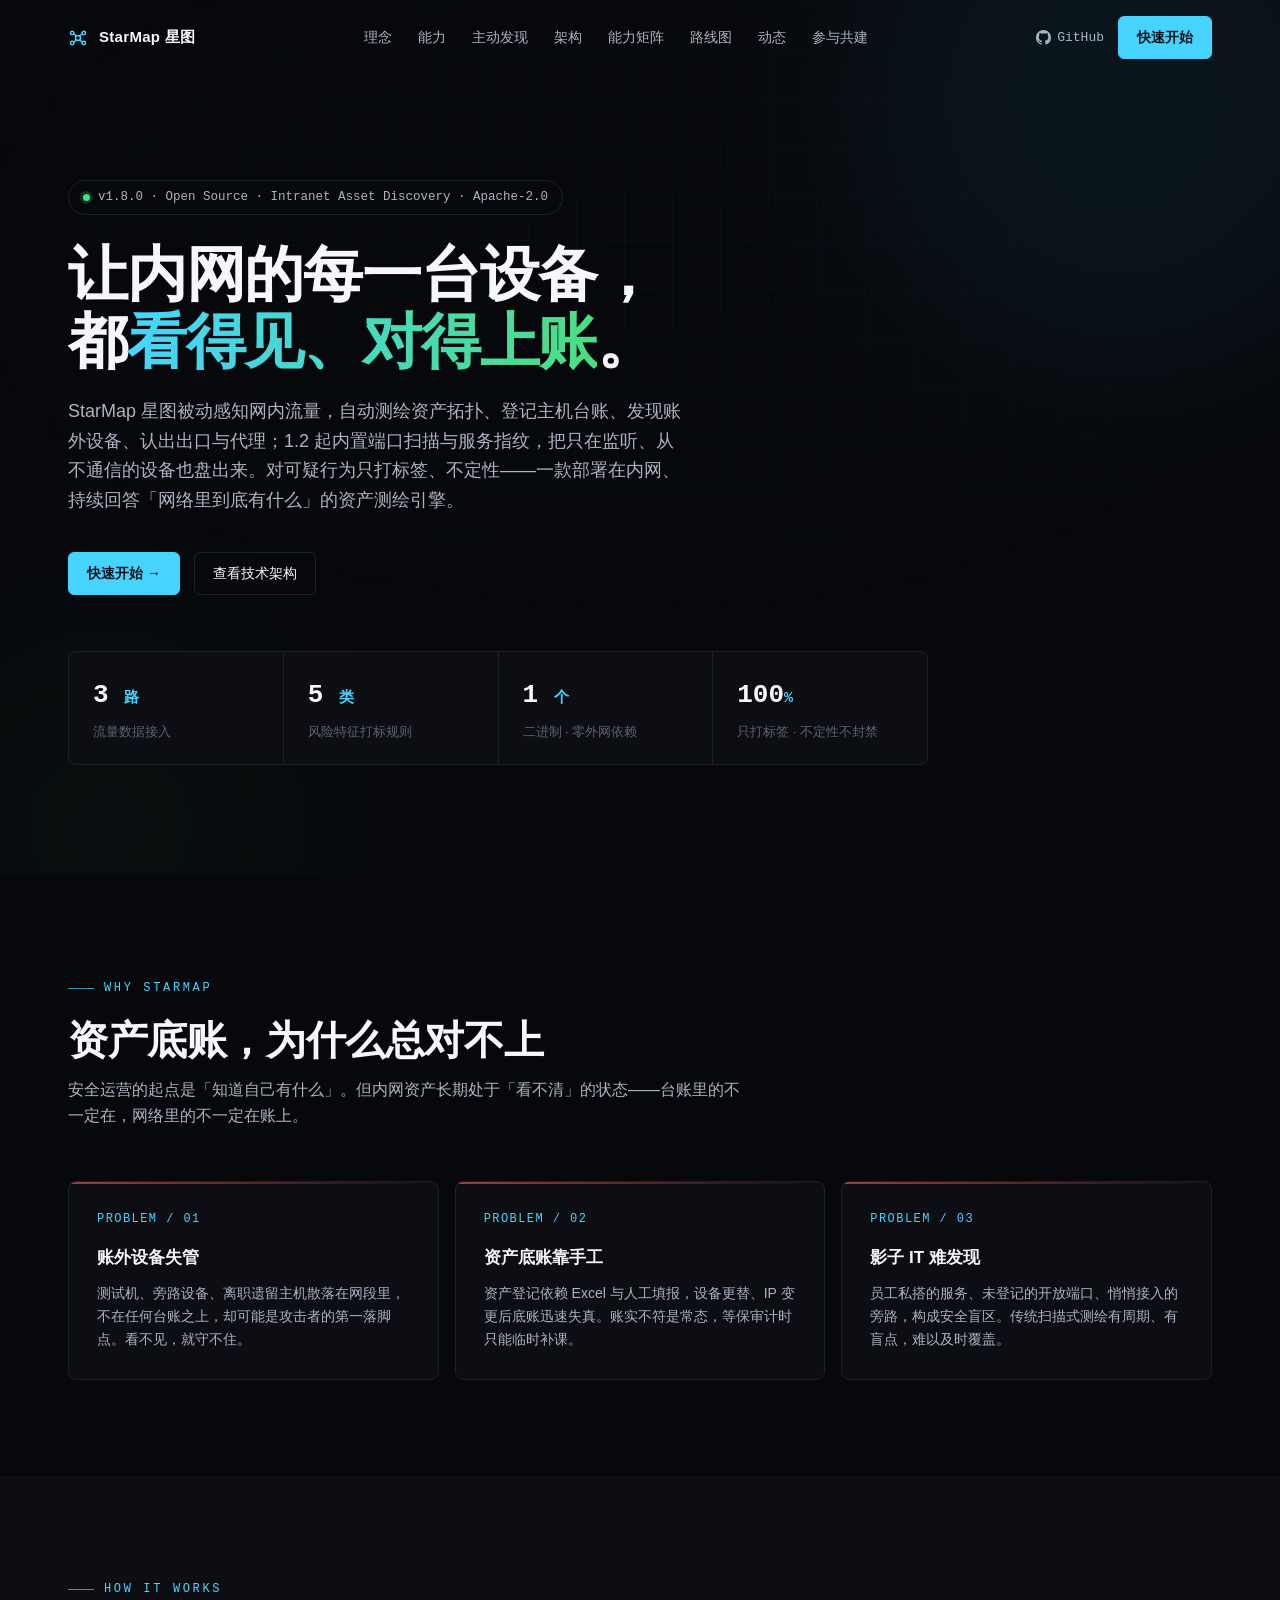
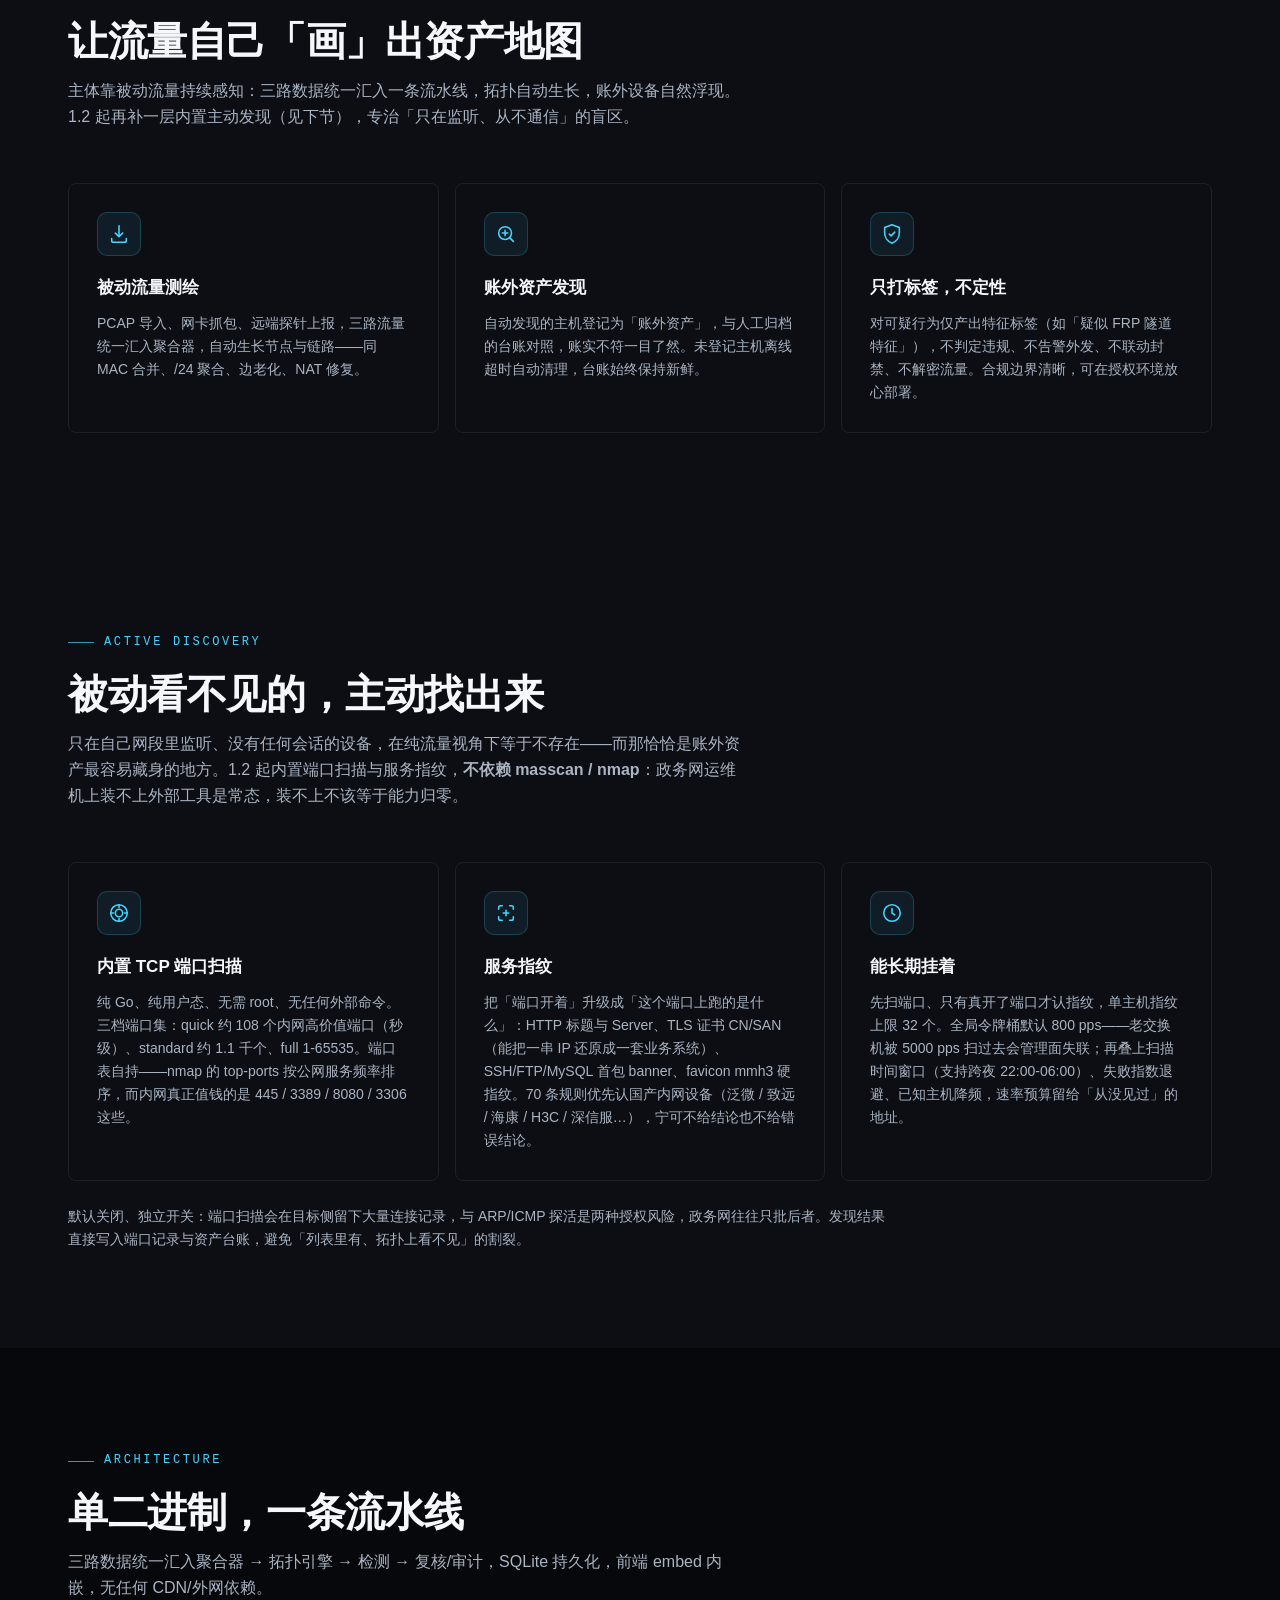
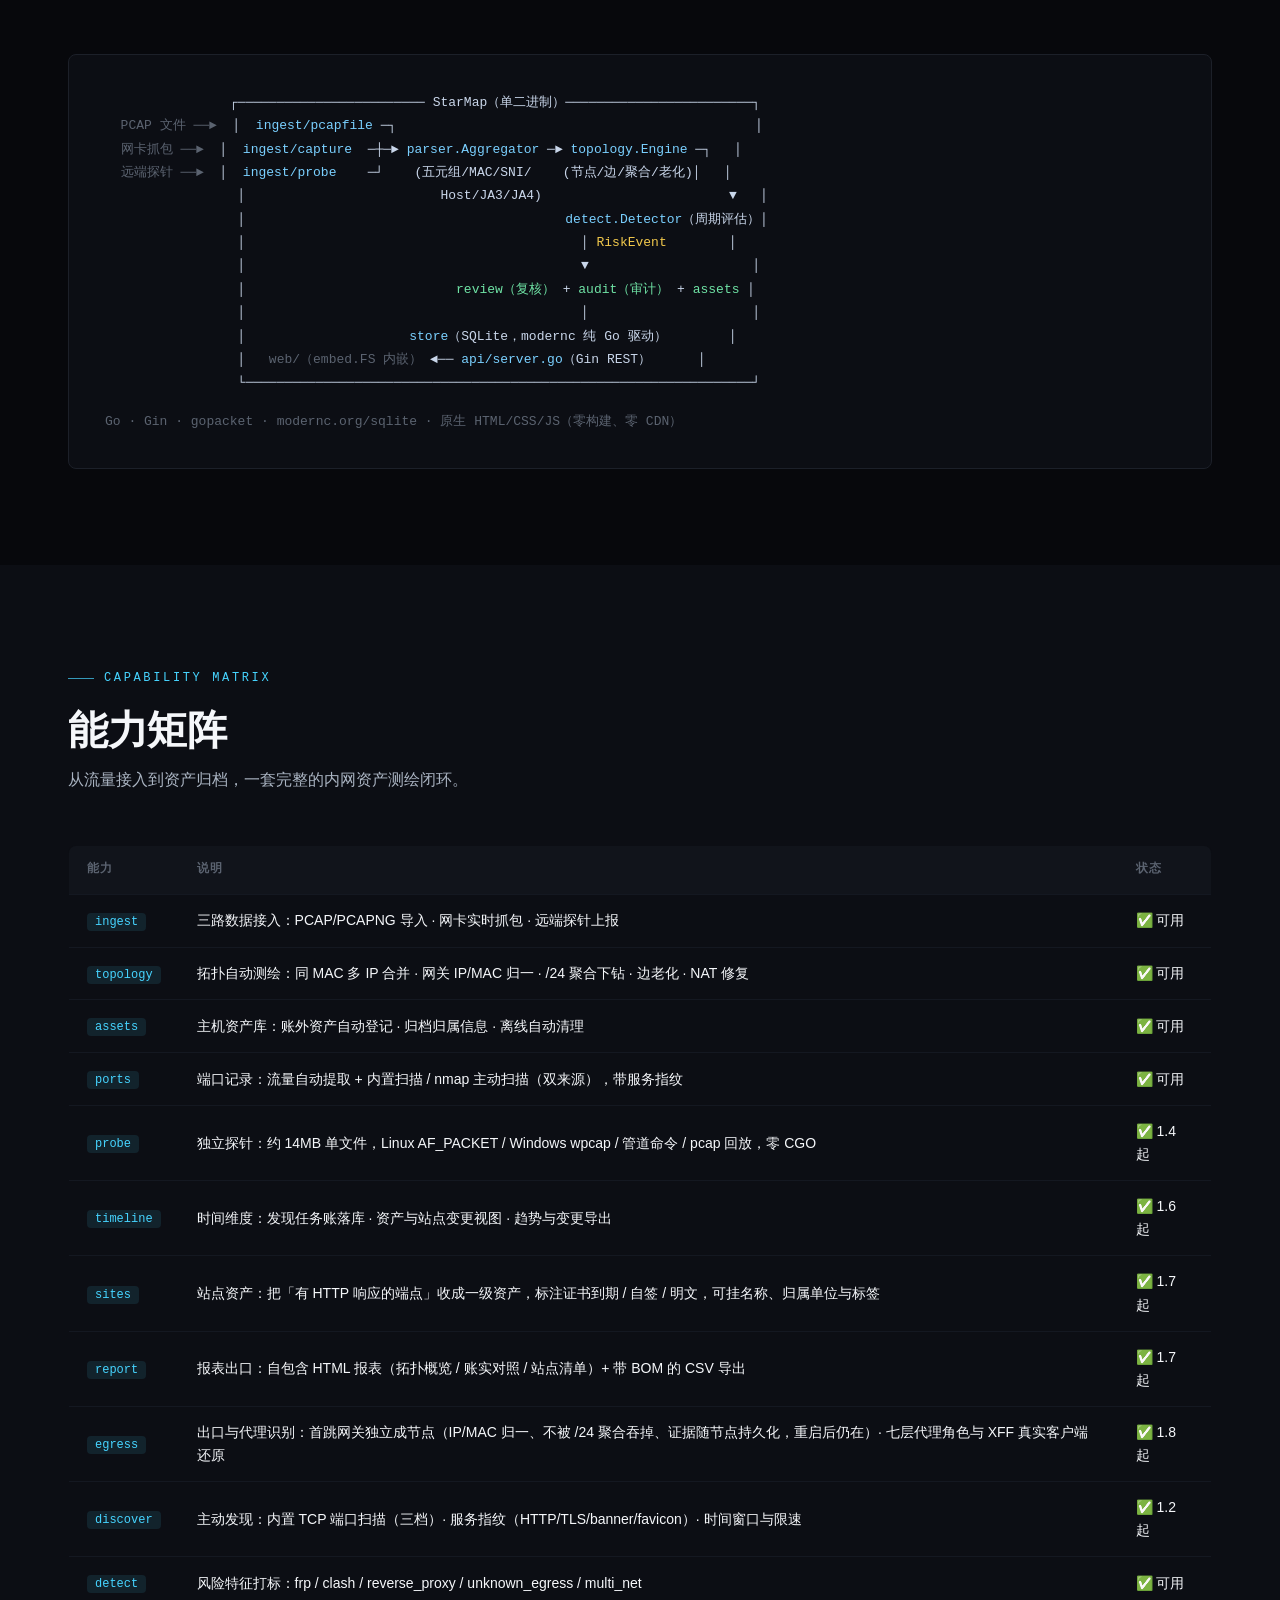
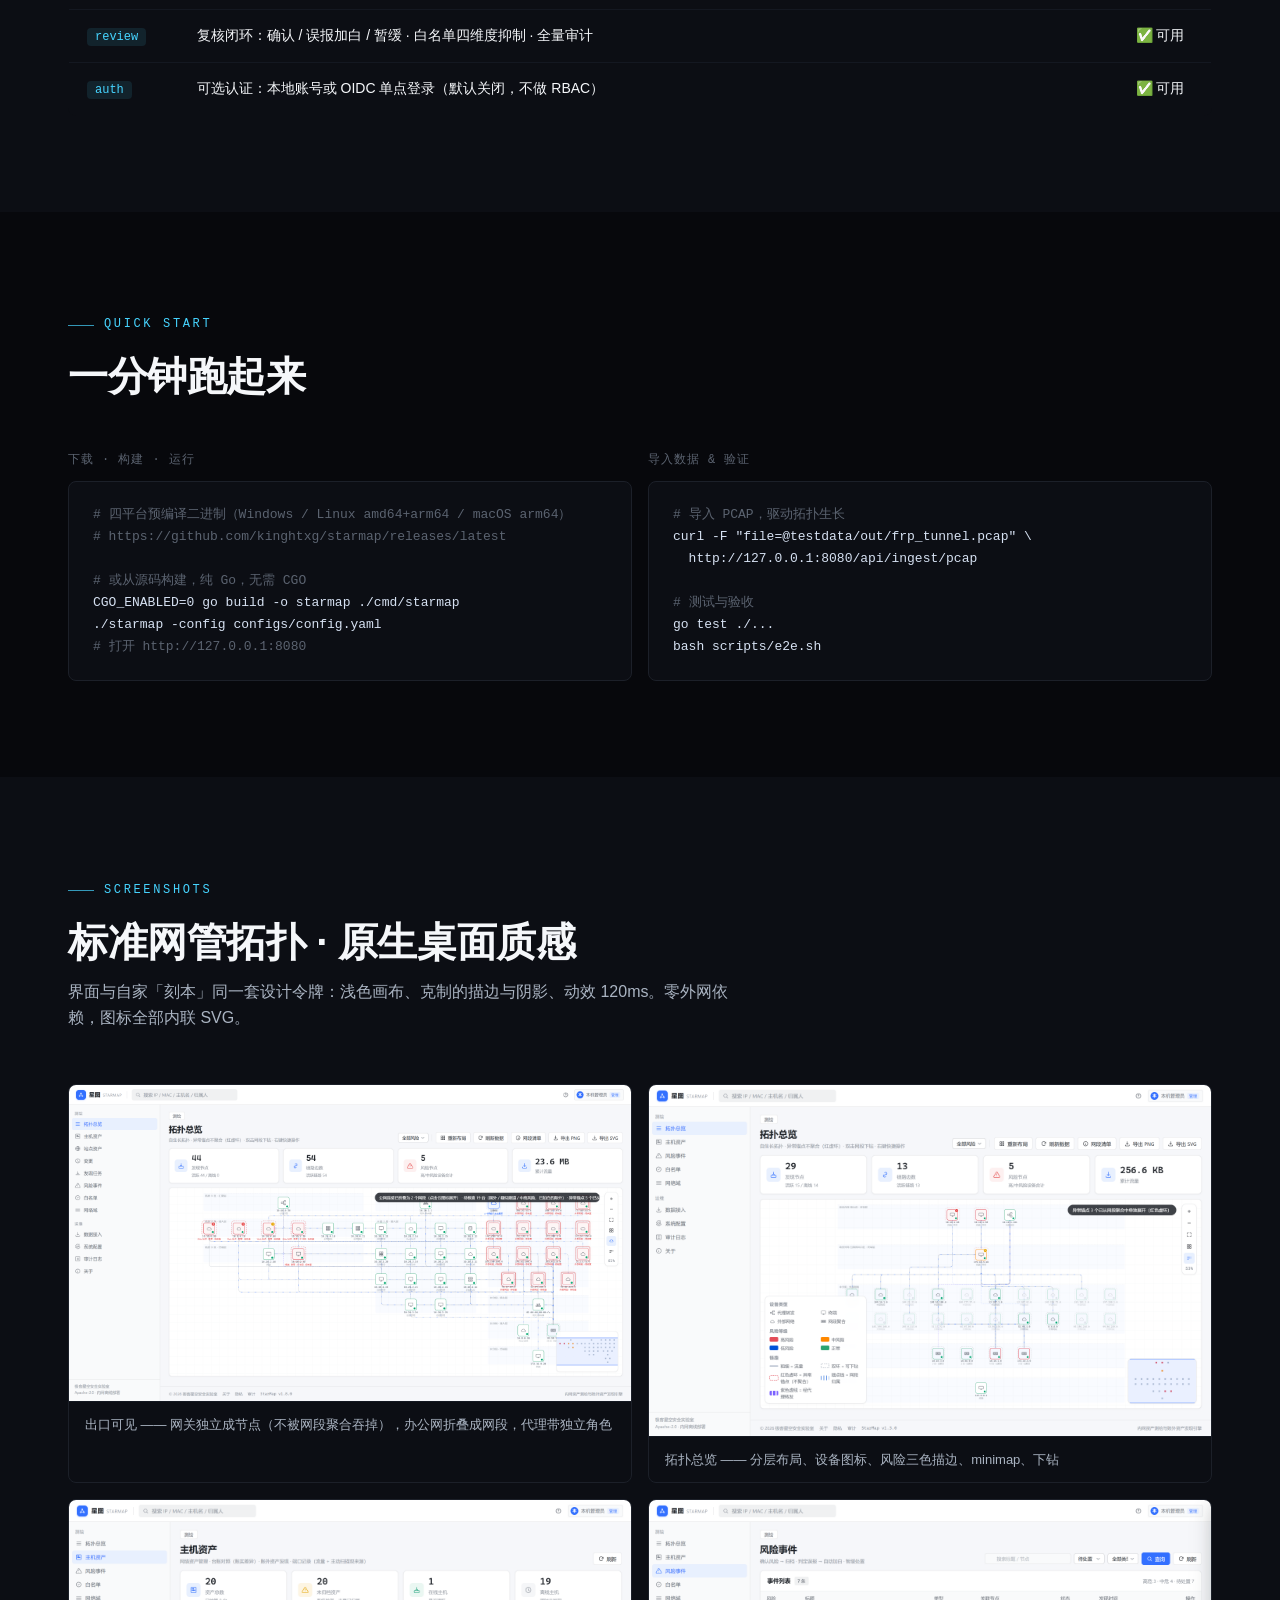
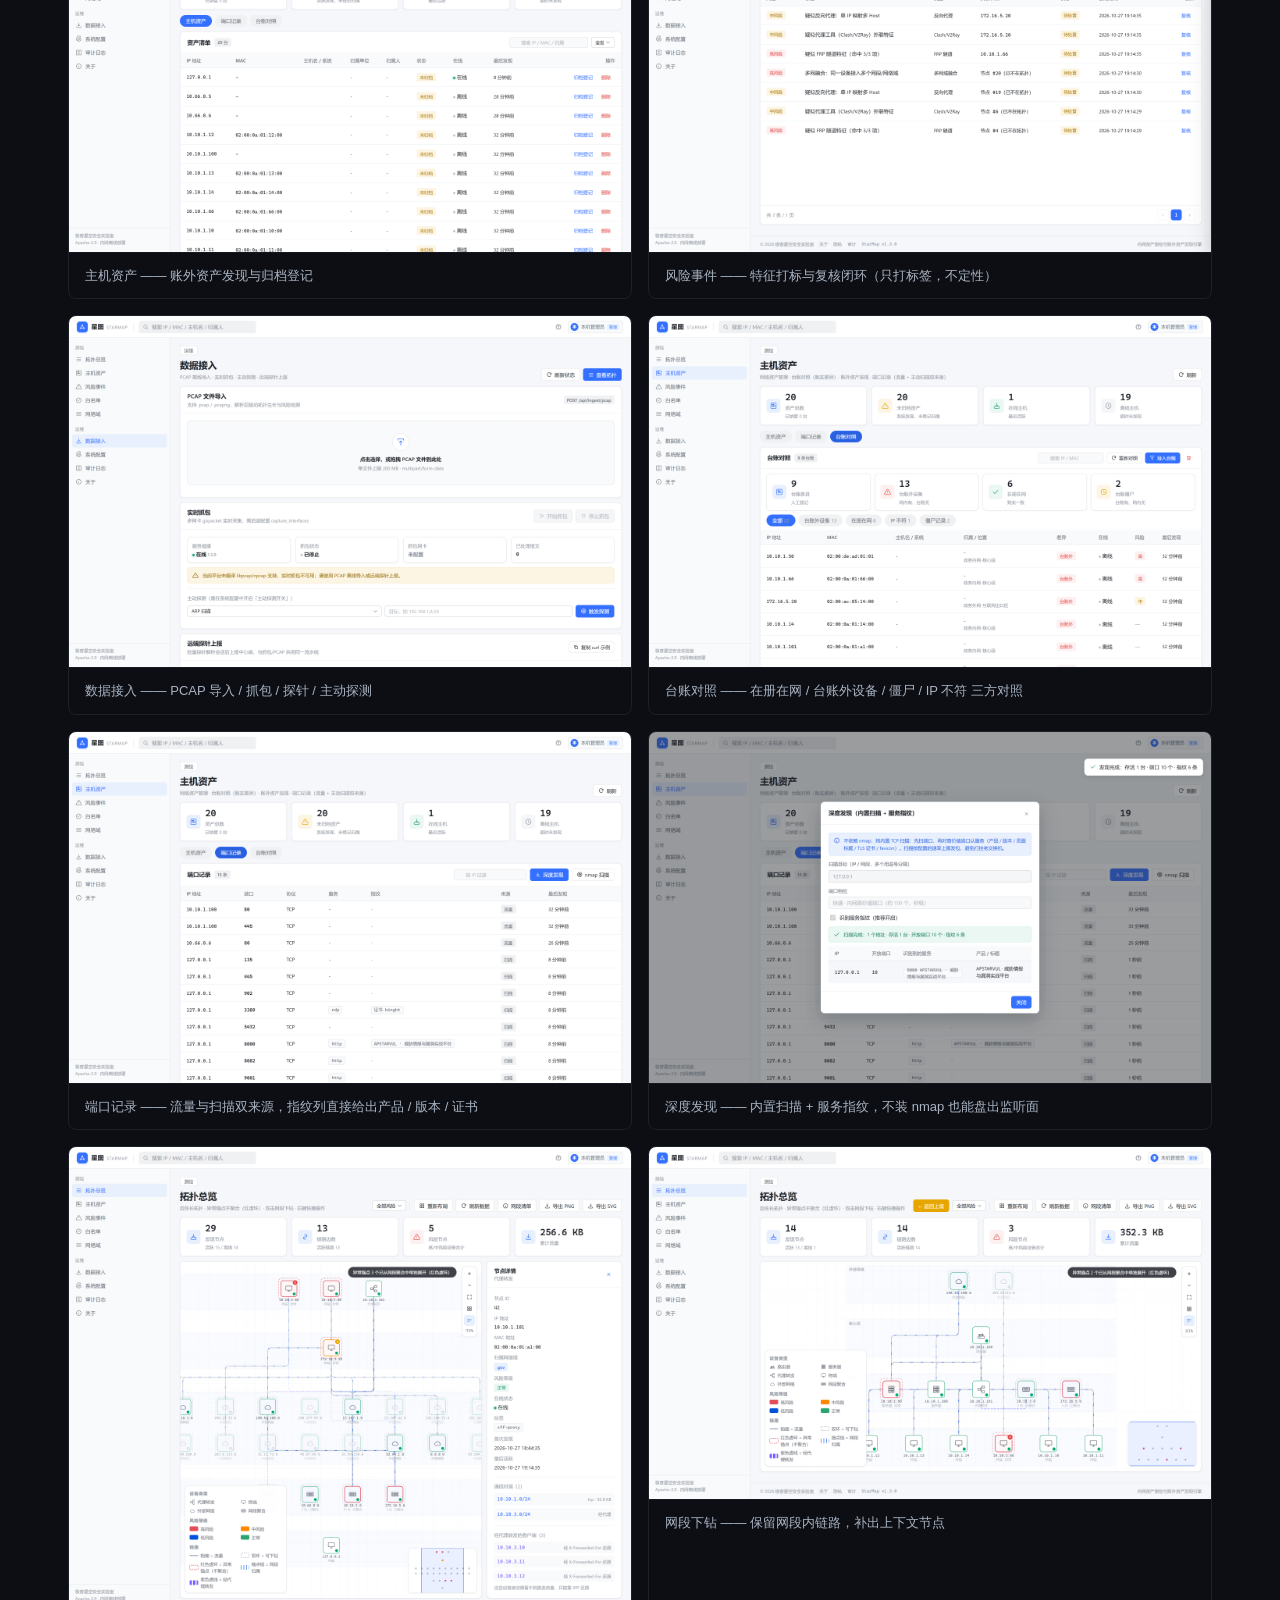
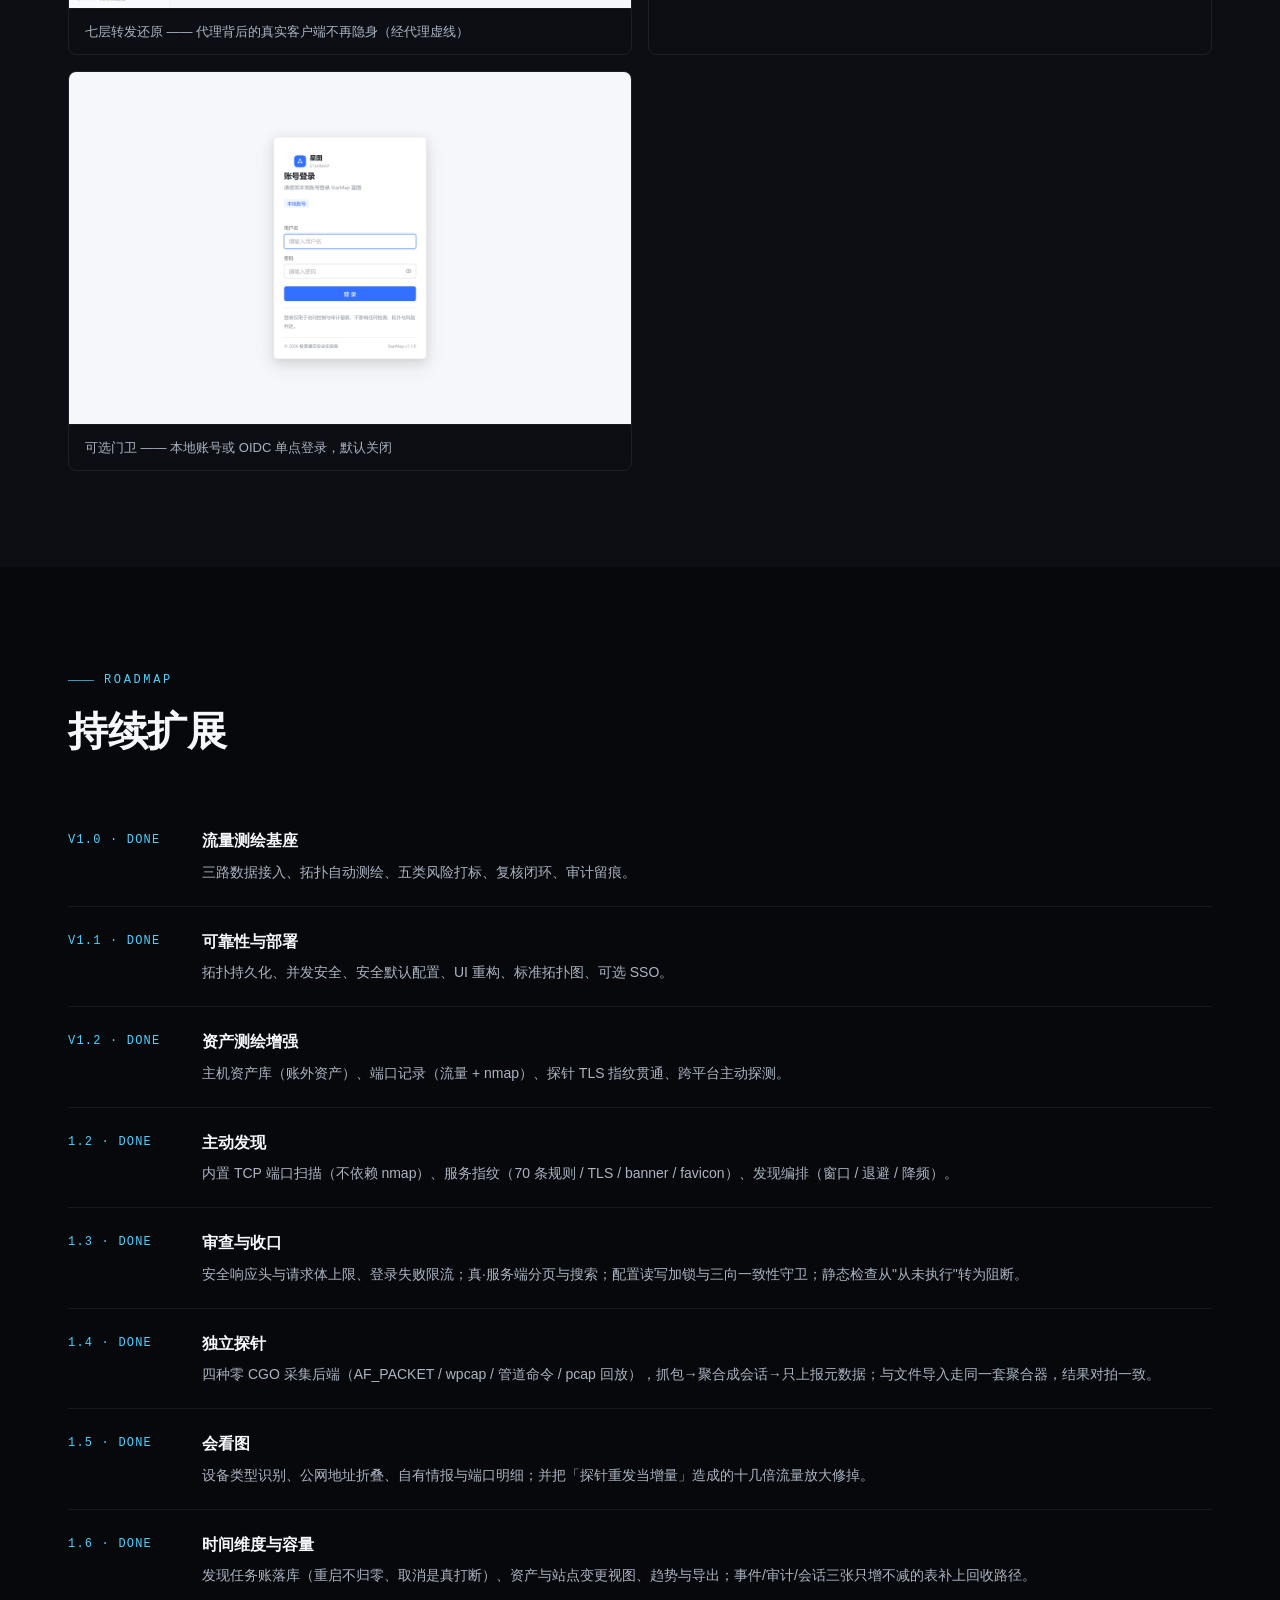
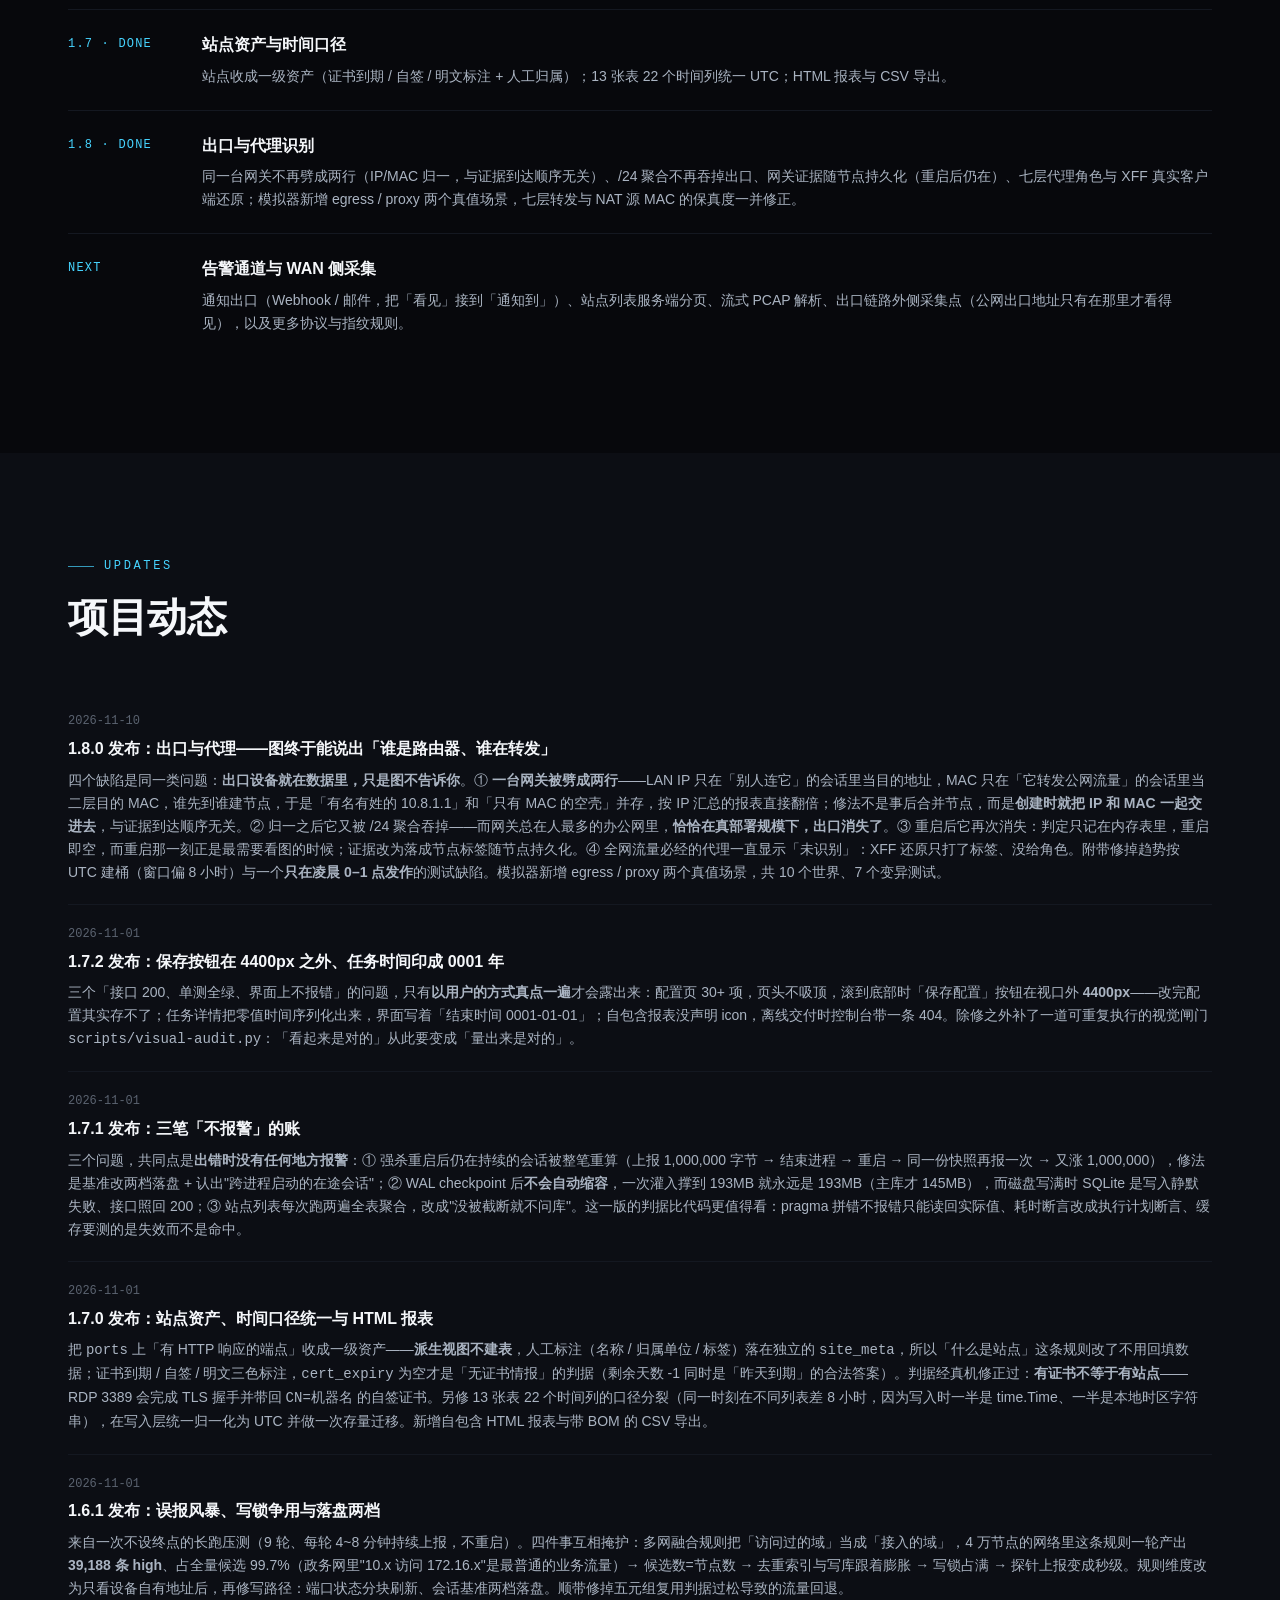
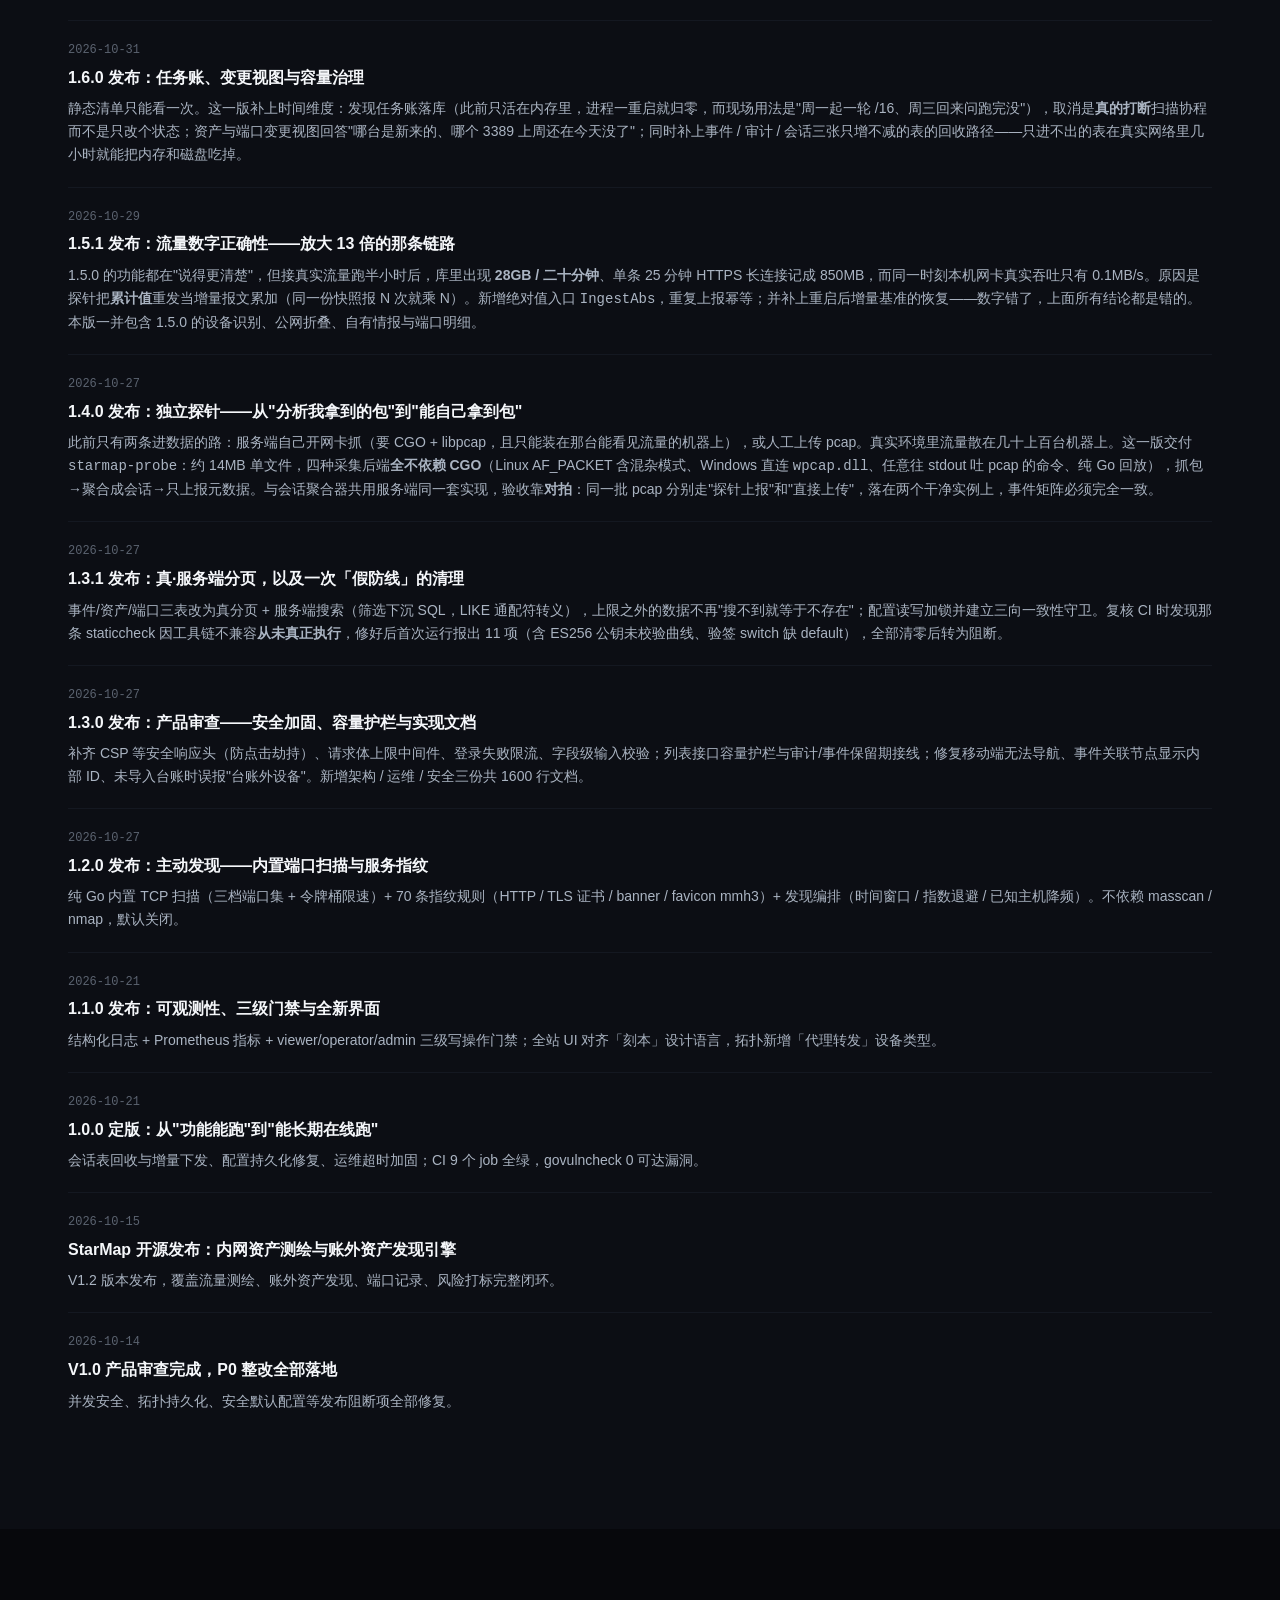
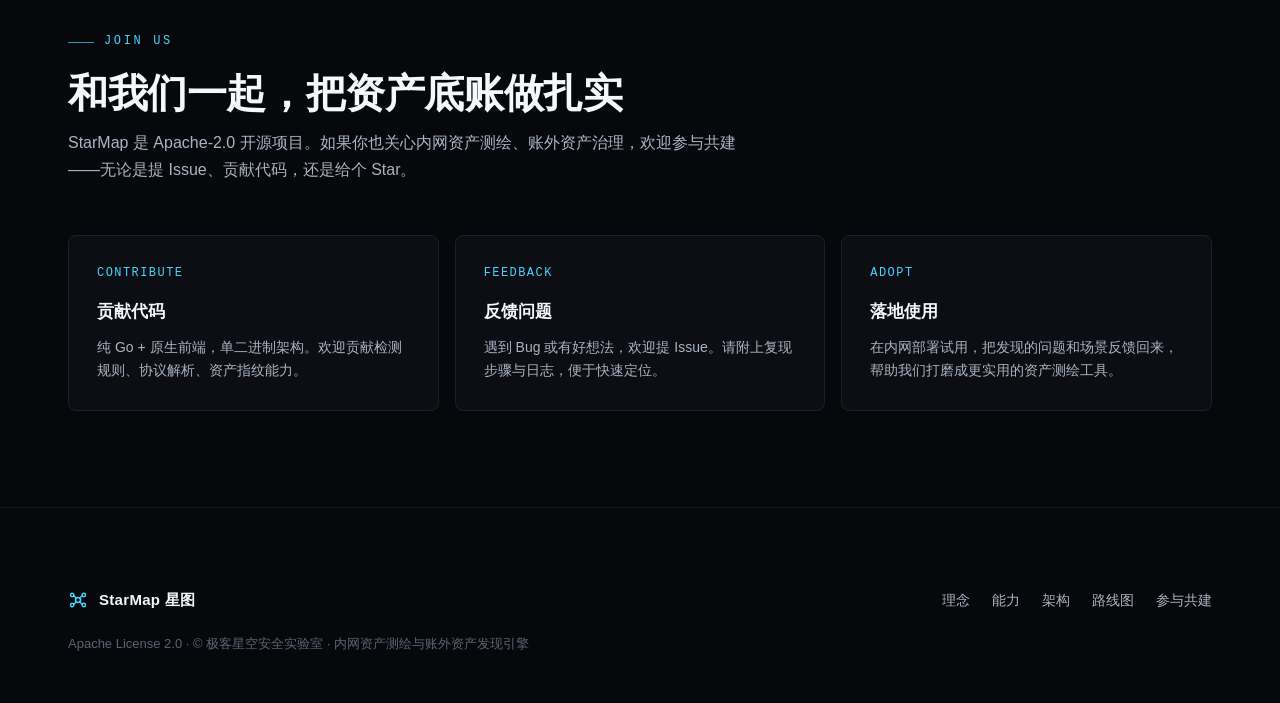
<file: index.html>
<!DOCTYPE html>
<html lang="zh-CN">
<head>
<meta charset="UTF-8">
<meta name="viewport" content="width=device-width, initial-scale=1.0">
<title>StarMap 星图 · 内网资产测绘与账外资产发现引擎</title>
<meta name="description" content="StarMap 星图 —— 被动感知网内流量，主动盘出监听面：自动测绘资产拓扑、登记主机台账、发现账外设备。内置端口扫描与服务指纹，不依赖 nmap。单二进制、离线部署、Apache-2.0 开源。">
<meta property="og:title" content="StarMap 星图 · 内网资产测绘与账外资产发现引擎">
<meta property="og:description" content="让内网的每一台设备，都看得见、对得上账。">
<link rel="icon" href="data:image/svg+xml,%3Csvg xmlns='http://www.w3.org/2000/svg' viewBox='0 0 32 32'%3E%3Ccircle cx='16' cy='16' r='3' fill='none' stroke='%2346d4ff' stroke-width='2'/%3E%3Ccircle cx='6' cy='7' r='2' fill='none' stroke='%2346d4ff' stroke-width='1.6'/%3E%3Ccircle cx='26' cy='7' r='2' fill='none' stroke='%2346d4ff' stroke-width='1.6'/%3E%3Ccircle cx='6' cy='25' r='2' fill='none' stroke='%2346d4ff' stroke-width='1.6'/%3E%3Ccircle cx='26' cy='25' r='2' fill='none' stroke='%2346d4ff' stroke-width='1.6'/%3E%3Cpath d='M8 8l6 6M24 8l-6 6M8 24l6-6M24 24l-6-6' stroke='%2346d4ff' stroke-width='1.6'/%3E%3C/svg%3E">
<link rel="preconnect" href="https://miaoda.feishu.cn">
<link rel="stylesheet" href="https://miaoda.feishu.cn/fonts/css2?family=Noto+Sans+SC:wght@300;400;500;700;900&family=JetBrains+Mono:wght@400;500;600&display=swap">
<style>
/* ============================================================
   StarMap 设计令牌（深空墨蓝 + 星图青 + 琥珀告警）
   ============================================================ */
:root{
  --bg:#07080c;
  --bg-2:#0c0e14;
  --panel:#0c0e14;
  --panel-2:#11141b;
  --line:#1c2029;
  --line-soft:#141821;
  --ink:#f5f7fa;
  --ink-dim:#aab4c2;
  --ink-faint:#5b6370;
  --cyan:#46d4ff;        /* 主品牌色：星图青 */
  --teal:#4ade80;
  --amber:#f2c94c;
  --red:#ff5d5d;
  --radius:8px;
  --maxw:1200px;
  --mono:'JetBrains Mono',ui-monospace,SFMono-Regular,Menlo,Consolas,monospace;
  --sans:'Noto Sans SC',-apple-system,BlinkMacSystemFont,'Segoe UI','PingFang SC','Microsoft YaHei',sans-serif;
}
*{box-sizing:border-box;margin:0;padding:0}
html{scroll-behavior:smooth}
body{background:var(--bg);color:var(--ink);font-family:var(--sans);line-height:1.65;-webkit-font-smoothing:antialiased;overflow-x:hidden}
::selection{background:rgba(70,212,255,.25);color:#fff}
a{color:inherit;text-decoration:none}
.wrap{max-width:var(--maxw);margin:0 auto;padding:0 28px}
.mono{font-family:var(--mono)}
.eyebrow{font-family:var(--mono);font-size:12px;letter-spacing:.22em;text-transform:uppercase;color:var(--cyan);display:inline-flex;align-items:center;gap:10px}
.eyebrow::before{content:"";width:26px;height:1px;background:var(--cyan);opacity:.7}
h2.sec-title{font-size:clamp(26px,3.4vw,40px);font-weight:600;letter-spacing:-.01em;margin:18px 0 14px;line-height:1.15}
.sec-lead{color:var(--ink-dim);max-width:680px;font-size:16px}
section{position:relative;padding:96px 0}
.section-head{margin-bottom:52px}

/* ---------- 顶部导航 ---------- */
.nav{position:fixed;top:0;left:0;right:0;z-index:50;transition:background .3s,border-color .3s;border-bottom:1px solid transparent}
.nav.in{background:rgba(5,8,15,.78);backdrop-filter:blur(14px);border-bottom-color:var(--line-soft)}
.nav-inner{max-width:var(--maxw);margin:0 auto;padding:16px 28px;display:flex;align-items:center;justify-content:space-between}
.brand{display:flex;align-items:center;gap:11px;font-weight:700;font-size:15px;letter-spacing:.02em}
.brand svg{color:var(--cyan)}
.nav-links{display:flex;gap:26px;font-size:14px;color:var(--ink-dim)}
.nav-links a{transition:color .2s}
.nav-links a:hover{color:var(--ink)}
.nav-cta{display:flex;align-items:center;gap:14px}
.nav-cta .gh{font-family:var(--mono);font-size:13px;color:var(--ink-dim);display:flex;align-items:center;gap:6px;transition:color .2s}
.nav-cta .gh:hover{color:var(--ink)}
.btn{display:inline-flex;align-items:center;gap:8px;font-size:14px;font-weight:500;padding:9px 18px;border-radius:6px;border:1px solid var(--line);transition:all .2s;cursor:pointer}
.btn-primary{background:var(--cyan);color:#04121c;border-color:var(--cyan);font-weight:600}
.btn-primary:hover{background:#6fdcff}
.btn-ghost{border-color:var(--line);color:var(--ink)}
.btn-ghost:hover{border-color:var(--cyan);color:var(--cyan)}

/* ---------- Hero ---------- */
.hero{position:relative;padding:180px 0 110px;overflow:hidden}
.hero-bg{position:absolute;inset:0;pointer-events:none}
.hero-bg .glow{position:absolute;border-radius:50%;filter:blur(90px);opacity:.35}
.hero-bg .g1{width:560px;height:560px;background:rgba(70,212,255,.18);top:-180px;right:-120px}
.hero-bg .g2{width:420px;height:420px;background:rgba(74,222,128,.10);bottom:-160px;left:-100px}
.hero-grid{position:absolute;inset:0;background-image:linear-gradient(rgba(70,212,255,.035) 1px,transparent 1px),linear-gradient(90deg,rgba(70,212,255,.035) 1px,transparent 1px);background-size:48px 48px;mask-image:radial-gradient(ellipse 80% 60% at 50% 30%,#000 0%,transparent 70%)}
.hero .wrap{position:relative}
.hero-tag{display:inline-flex;align-items:center;gap:8px;font-family:var(--mono);font-size:12.5px;color:var(--ink-dim);border:1px solid var(--line);padding:6px 14px;border-radius:999px;margin-bottom:26px}
.hero-tag .dot{width:7px;height:7px;border-radius:50%;background:var(--teal);box-shadow:0 0 0 3px rgba(74,222,128,.18);animation:pulse 2s infinite}
@keyframes pulse{0%,100%{opacity:1}50%{opacity:.4}}
.hero h1{font-size:clamp(34px,5.4vw,60px);font-weight:900;letter-spacing:-.02em;line-height:1.12;margin-bottom:22px}
.hero h1 em{font-style:normal;background:linear-gradient(100deg,#46d4ff,#4ade80);-webkit-background-clip:text;background-clip:text;-webkit-text-fill-color:transparent}
.hero-sub{font-size:18px;color:var(--ink-dim);max-width:620px;margin-bottom:36px}
.hero-cta{display:flex;gap:14px;margin-bottom:56px;flex-wrap:wrap}
.hero-stats{display:grid;grid-template-columns:repeat(4,1fr);gap:1px;background:var(--line);border:1px solid var(--line);border-radius:var(--radius);overflow:hidden;max-width:860px}
.hero-stats .st{background:var(--panel);padding:22px 24px}
.hero-stats .k{font-family:var(--mono);font-size:26px;font-weight:600;color:var(--ink)}
.hero-stats .k span{font-size:15px;color:var(--cyan)}
.hero-stats .v{font-size:13px;color:var(--ink-faint);margin-top:4px}

/* ---------- 通用卡片 ---------- */
.grid{display:grid;gap:16px}
.grid-3{grid-template-columns:repeat(3,1fr)}
.grid-2{grid-template-columns:repeat(2,1fr)}
.panel{background:var(--panel);border:1px solid var(--line);border-radius:var(--radius);padding:28px}
.panel:hover{border-color:var(--line);}
.panel .idx{font-family:var(--mono);font-size:12px;color:var(--cyan);letter-spacing:.12em;margin-bottom:14px}
.panel h3{font-size:17px;font-weight:600;margin-bottom:10px}
.panel p{font-size:14px;color:var(--ink-dim)}

/* ---------- 痛点 ---------- */
.pain .panel{position:relative;overflow:hidden}
.pain .panel::after{content:"";position:absolute;top:0;left:0;right:0;height:2px;background:linear-gradient(90deg,var(--red),transparent);opacity:.6}
.pain h3{color:var(--ink)}
.pain p{color:var(--ink-dim)}

/* ---------- 概念/能力 ---------- */
.concept .panel .ic{width:44px;height:44px;border-radius:10px;display:grid;place-items:center;background:rgba(70,212,255,.08);border:1px solid rgba(70,212,255,.2);color:var(--cyan);margin-bottom:18px}

/* ---------- 架构 ---------- */
.arch-wrap{background:var(--panel);border:1px solid var(--line);border-radius:var(--radius);padding:36px;overflow:auto}
.arch{font-family:var(--mono);font-size:13px;line-height:1.8;color:#c9d6ea;white-space:pre}
.arch .hl{color:#7ad0ff}.arch .ok{color:#6fe3a5}.arch .dim{color:#5b6370}.arch .amb{color:var(--amber)}
.arch-caption{font-size:13px;color:var(--ink-faint);margin-top:16px;font-family:var(--mono)}

/* ---------- 能力矩阵 ---------- */
table.matrix{width:100%;border-collapse:collapse;font-size:14px;background:var(--panel);border:1px solid var(--line);border-radius:var(--radius);overflow:hidden}
.matrix th,.matrix td{text-align:left;padding:14px 18px;border-bottom:1px solid var(--line-soft)}
.matrix th{font-size:12px;color:var(--ink-faint);font-family:var(--mono);letter-spacing:.08em;background:var(--panel-2)}
.matrix tr:last-child td{border-bottom:none}
.matrix td .tag{font-family:var(--mono);font-size:12px;padding:2px 8px;border-radius:4px;background:rgba(70,212,255,.1);color:var(--cyan)}
.matrix td .lv{font-family:var(--mono);font-size:12px;font-weight:600}
.matrix td .lv.mid{color:var(--amber)}.matrix td .lv.high{color:var(--red)}

/* ---------- 截图 ---------- */
.shots{display:grid;grid-template-columns:repeat(2,1fr);gap:16px}
.shots figure{background:var(--panel);border:1px solid var(--line);border-radius:var(--radius);overflow:hidden}
.shots img{width:100%;display:block}
.shots figcaption{padding:12px 16px;font-size:13px;color:var(--ink-dim);border-top:1px solid var(--line-soft)}

/* ---------- 代码块 ---------- */
pre.code{background:var(--panel);border:1px solid var(--line);border-radius:var(--radius);padding:22px 24px;overflow:auto;font-family:var(--mono);font-size:13px;line-height:1.7;color:#d6e1f2}
pre.code .c{color:#5b6370}
.code-hd{font-family:var(--mono);font-size:12px;color:var(--ink-faint);letter-spacing:.08em;margin-bottom:10px}

/* ---------- 路线图 ---------- */
.road{display:flex;flex-direction:column;gap:0}
.road .item{display:grid;grid-template-columns:110px 1fr;gap:24px;padding:22px 0;border-bottom:1px solid var(--line-soft)}
.road .item:last-child{border-bottom:none}
.road .phase{font-family:var(--mono);font-size:12px;color:var(--cyan);letter-spacing:.1em;padding-top:3px}
.road .item h3{font-size:16px;font-weight:600;margin-bottom:6px}
.road .item p{font-size:14px;color:var(--ink-dim)}

/* ---------- 开源/动态/加入 ---------- */
.opensrc .panel{text-align:left}
.news .item{display:block;padding:20px 0;border-bottom:1px solid var(--line-soft)}
.news .item:last-child{border-bottom:none}
.news .date{font-family:var(--mono);font-size:12px;color:var(--ink-faint)}
.news .t{font-size:16px;font-weight:600;margin:4px 0 6px}
.news .t:hover{color:var(--cyan)}
.news .d{font-size:14px;color:var(--ink-dim)}

/* ---------- footer ---------- */
footer{position:relative;padding:80px 0 60px;border-top:1px solid var(--line-soft)}
footer .brand-row{display:flex;align-items:center;justify-content:space-between;gap:20px;flex-wrap:wrap}
footer .copy{font-size:13px;color:var(--ink-faint);margin-top:20px}
footer .links{display:flex;gap:22px;font-size:14px;color:var(--ink-dim)}
footer .links a:hover{color:var(--ink)}

@media(max-width:860px){
  .grid-3,.grid-2,.shots{grid-template-columns:1fr}
  .hero-stats{grid-template-columns:repeat(2,1fr)}
  .nav-links{display:none}
  .hero h1{font-size:34px}
  section{padding:64px 0}
  .road .item{grid-template-columns:1fr;gap:8px}
}
</style>
</head>
<body>

<nav class="nav" id="nav">
  <div class="nav-inner">
    <a class="brand" href="#">
      <svg viewBox="0 0 24 24" width="20" height="20" fill="none" stroke="currentColor" stroke-width="1.8" stroke-linecap="round" stroke-linejoin="round"><circle cx="12" cy="12" r="3"/><circle cx="5" cy="6" r="2"/><circle cx="19" cy="6" r="2"/><circle cx="5" cy="18" r="2"/><circle cx="19" cy="18" r="2"/><path d="M7 7l3 3M17 7l-3 3M7 17l3-3M17 17l-3-3"/></svg>
      StarMap 星图
    </a>
    <div class="nav-links">
      <a href="#why">理念</a>
      <a href="#how">能力</a>
      <a href="#discover">主动发现</a>
      <a href="#architecture">架构</a>
      <a href="#matrix">能力矩阵</a>
      <a href="#roadmap">路线图</a>
      <a href="#news">动态</a>
      <a href="#join">参与共建</a>
    </div>
    <div class="nav-cta">
      <a class="gh" href="https://github.com/kinghtxg/starmap" target="_blank" rel="noopener">
        <svg viewBox="0 0 16 16" width="15" height="15" fill="currentColor"><path d="M8 0C3.58 0 0 3.58 0 8c0 3.54 2.29 6.53 5.47 7.59.4.07.55-.17.55-.38 0-.19-.01-.82-.01-1.49-2.01.37-2.53-.49-2.69-.94-.09-.23-.48-.94-.82-1.13-.28-.15-.68-.52-.01-.53.63-.01 1.08.58 1.23.82.72 1.21 1.87.87 2.33.66.07-.52.28-.87.51-1.07-1.78-.2-3.64-.89-3.64-3.95 0-.87.31-1.59.82-2.15-.08-.2-.36-1.02.08-2.12 0 0 .67-.21 2.2.82.64-.18 1.32-.27 2-.27s1.36.09 2 .27c1.53-1.04 2.2-.82 2.2-.82.44 1.1.16 1.92.08 2.12.51.56.82 1.27.82 2.15 0 3.07-1.87 3.75-3.65 3.95.29.25.54.73.54 1.48 0 1.07-.01 1.93-.01 2.2 0 .21.15.46.55.38A8.01 8.01 0 0 0 16 8c0-4.42-3.58-8-8-8z"/></svg>
        GitHub
      </a>
      <a class="btn btn-primary" href="#quickstart">快速开始</a>
    </div>
  </div>
</nav>

<header class="hero">
  <div class="hero-bg">
    <div class="glow g1"></div>
    <div class="glow g2"></div>
    <div class="hero-grid"></div>
  </div>
  <div class="wrap">
    <div class="hero-tag"><span class="dot"></span>v1.8.0 · Open Source · Intranet Asset Discovery · Apache-2.0</div>
    <h1>让内网的每一台设备，<br>都<em>看得见、对得上账</em>。</h1>
    <p class="hero-sub">StarMap 星图被动感知网内流量，自动测绘资产拓扑、登记主机台账、发现账外设备、认出出口与代理；1.2 起内置端口扫描与服务指纹，把只在监听、从不通信的设备也盘出来。对可疑行为只打标签、不定性——一款部署在内网、持续回答「网络里到底有什么」的资产测绘引擎。</p>
    <div class="hero-cta">
      <a class="btn btn-primary" href="#quickstart">快速开始 →</a>
      <a class="btn btn-ghost" href="#architecture">查看技术架构</a>
    </div>
    <div class="hero-stats">
      <div class="st"><div class="k">3 <span>路</span></div><div class="v">流量数据接入</div></div>
      <div class="st"><div class="k">5 <span>类</span></div><div class="v">风险特征打标规则</div></div>
      <div class="st"><div class="k">1 <span>个</span></div><div class="v">二进制 · 零外网依赖</div></div>
      <div class="st"><div class="k">100<span>%</span></div><div class="v">只打标签 · 不定性不封禁</div></div>
    </div>
  </div>
</header>

<section id="why">
  <div class="wrap">
    <div class="section-head">
      <span class="eyebrow">Why StarMap</span>
      <h2 class="sec-title">资产底账，为什么总对不上</h2>
      <p class="sec-lead">安全运营的起点是「知道自己有什么」。但内网资产长期处于「看不清」的状态——台账里的不一定在，网络里的不一定在账上。</p>
    </div>
    <div class="grid grid-3 pain">
      <div class="panel"><div class="idx">PROBLEM / 01</div><h3>账外设备失管</h3><p>测试机、旁路设备、离职遗留主机散落在网段里，不在任何台账之上，却可能是攻击者的第一落脚点。看不见，就守不住。</p></div>
      <div class="panel"><div class="idx">PROBLEM / 02</div><h3>资产底账靠手工</h3><p>资产登记依赖 Excel 与人工填报，设备更替、IP 变更后底账迅速失真。账实不符是常态，等保审计时只能临时补课。</p></div>
      <div class="panel"><div class="idx">PROBLEM / 03</div><h3>影子 IT 难发现</h3><p>员工私搭的服务、未登记的开放端口、悄悄接入的旁路，构成安全盲区。传统扫描式测绘有周期、有盲点，难以及时覆盖。</p></div>
    </div>
  </div>
</section>

<section id="how" style="background:var(--bg-2)">
  <div class="wrap">
    <div class="section-head">
      <span class="eyebrow">How it works</span>
      <h2 class="sec-title">让流量自己「画」出资产地图</h2>
      <p class="sec-lead">主体靠被动流量持续感知：三路数据统一汇入一条流水线，拓扑自动生长，账外设备自然浮现。1.2 起再补一层内置主动发现（见下节），专治「只在监听、从不通信」的盲区。</p>
    </div>
    <div class="grid grid-3 concept">
      <div class="panel"><div class="ic"><svg viewBox="0 0 24 24" width="22" height="22" fill="none" stroke="currentColor" stroke-width="1.7" stroke-linecap="round" stroke-linejoin="round"><path d="M12 3v12m0 0 4-4m-4 4-4-4M4 17v2a2 2 0 0 0 2 2h12a2 2 0 0 0 2-2v-2"/></svg></div><h3>被动流量测绘</h3><p>PCAP 导入、网卡抓包、远端探针上报，三路流量统一汇入聚合器，自动生长节点与链路——同 MAC 合并、/24 聚合、边老化、NAT 修复。</p></div>
      <div class="panel"><div class="ic"><svg viewBox="0 0 24 24" width="22" height="22" fill="none" stroke="currentColor" stroke-width="1.7" stroke-linecap="round" stroke-linejoin="round"><circle cx="11" cy="11" r="7"/><path d="m20 20-3.5-3.5"/><path d="M11 8v6M8 11h6"/></svg></div><h3>账外资产发现</h3><p>自动发现的主机登记为「账外资产」，与人工归档的台账对照，账实不符一目了然。未登记主机离线超时自动清理，台账始终保持新鲜。</p></div>
      <div class="panel"><div class="ic"><svg viewBox="0 0 24 24" width="22" height="22" fill="none" stroke="currentColor" stroke-width="1.7" stroke-linecap="round" stroke-linejoin="round"><path d="M12 2 4 5v6c0 5 3.4 9.4 8 11 4.6-1.6 8-6 8-11V5l-8-3z"/><path d="m9 12 2 2 4-4"/></svg></div><h3>只打标签，不定性</h3><p>对可疑行为仅产出特征标签（如「疑似 FRP 隧道特征」），不判定违规、不告警外发、不联动封禁、不解密流量。合规边界清晰，可在授权环境放心部署。</p></div>
    </div>
  </div>
</section>

<section id="discover" style="background:var(--bg-2)">
  <div class="wrap">
    <div class="section-head">
      <span class="eyebrow">Active Discovery</span>
      <h2 class="sec-title">被动看不见的，主动找出来</h2>
      <p class="sec-lead">只在自己网段里监听、没有任何会话的设备，在纯流量视角下等于不存在——而那恰恰是账外资产最容易藏身的地方。1.2 起内置端口扫描与服务指纹，<b>不依赖 masscan / nmap</b>：政务网运维机上装不上外部工具是常态，装不上不该等于能力归零。</p>
    </div>
    <div class="grid grid-3 concept">
      <div class="panel"><div class="ic"><svg viewBox="0 0 24 24" width="22" height="22" fill="none" stroke="currentColor" stroke-width="1.7" stroke-linecap="round" stroke-linejoin="round"><circle cx="12" cy="12" r="9"/><circle cx="12" cy="12" r="4"/><path d="M12 3v3M12 18v3M3 12h3M18 12h3"/></svg></div><h3>内置 TCP 端口扫描</h3><p>纯 Go、纯用户态、无需 root、无任何外部命令。三档端口集：quick 约 108 个内网高价值端口（秒级）、standard 约 1.1 千个、full 1-65535。端口表自持——nmap 的 top-ports 按公网服务频率排序，而内网真正值钱的是 445 / 3389 / 8080 / 3306 这些。</p></div>
      <div class="panel"><div class="ic"><svg viewBox="0 0 24 24" width="22" height="22" fill="none" stroke="currentColor" stroke-width="1.7" stroke-linecap="round" stroke-linejoin="round"><path d="M4 8V6a2 2 0 0 1 2-2h2M16 4h2a2 2 0 0 1 2 2v2M20 16v2a2 2 0 0 1-2 2h-2M8 20H6a2 2 0 0 1-2-2v-2"/><path d="M9 12h6M12 9v6"/></svg></div><h3>服务指纹</h3><p>把「端口开着」升级成「这个端口上跑的是什么」：HTTP 标题与 Server、TLS 证书 CN/SAN（能把一串 IP 还原成一套业务系统）、SSH/FTP/MySQL 首包 banner、favicon mmh3 硬指纹。70 条规则优先认国产内网设备（泛微 / 致远 / 海康 / H3C / 深信服…），宁可不给结论也不给错误结论。</p></div>
      <div class="panel"><div class="ic"><svg viewBox="0 0 24 24" width="22" height="22" fill="none" stroke="currentColor" stroke-width="1.7" stroke-linecap="round" stroke-linejoin="round"><circle cx="12" cy="12" r="9"/><path d="M12 7v5l3 2"/></svg></div><h3>能长期挂着</h3><p>先扫端口、只有真开了端口才认指纹，单主机指纹上限 32 个。全局令牌桶默认 800 pps——老交换机被 5000 pps 扫过去会管理面失联；再叠上扫描时间窗口（支持跨夜 22:00-06:00）、失败指数退避、已知主机降频，速率预算留给「从没见过」的地址。</p></div>
    </div>
    <p style="margin-top:24px;color:var(--ink-dim);font-size:14px;max-width:820px">默认关闭、独立开关：端口扫描会在目标侧留下大量连接记录，与 ARP/ICMP 探活是两种授权风险，政务网往往只批后者。发现结果直接写入端口记录与资产台账，避免「列表里有、拓扑上看不见」的割裂。</p>
  </div>
</section>

<section id="architecture">
  <div class="wrap">
    <div class="section-head">
      <span class="eyebrow">Architecture</span>
      <h2 class="sec-title">单二进制，一条流水线</h2>
      <p class="sec-lead">三路数据统一汇入聚合器 → 拓扑引擎 → 检测 → 复核/审计，SQLite 持久化，前端 embed 内嵌，无任何 CDN/外网依赖。</p>
    </div>
    <div class="arch-wrap">
      <div class="arch">                ┌──────────────────────── StarMap（单二进制）────────────────────────┐
  <span class="dim">PCAP 文件 ──►</span>  │  <span class="hl">ingest/pcapfile</span> ─┐                                              │
  <span class="dim">网卡抓包 ──►</span>  │  <span class="hl">ingest/capture</span>  ─┼─► <span class="hl">parser.Aggregator</span> ─► <span class="hl">topology.Engine</span> ─┐   │
  <span class="dim">远端探针 ──►</span>  │  <span class="hl">ingest/probe</span>    ─┘    (五元组/MAC/SNI/    (节点/边/聚合/老化)│   │
                 │                         Host/JA3/JA4)                        ▼   │
                 │                                         <span class="hl">detect.Detector</span>（周期评估）│
                 │                                           │ <span class="amb">RiskEvent</span>        │
                 │                                           ▼                     │
                 │                           <span class="ok">review（复核）</span> + <span class="ok">audit（审计）</span> + <span class="ok">assets</span> │
                 │                                           │                     │
                 │                     <span class="hl">store</span>（SQLite，modernc 纯 Go 驱动）        │
                 │   <span class="dim">web/（embed.FS 内嵌）</span> ◄── <span class="hl">api/server.go</span>（Gin REST）      │
                 └─────────────────────────────────────────────────────────────────┘</div>
      <div class="arch-caption">Go · Gin · gopacket · modernc.org/sqlite · 原生 HTML/CSS/JS（零构建、零 CDN）</div>
    </div>
  </div>
</section>

<section id="matrix" style="background:var(--bg-2)">
  <div class="wrap">
    <div class="section-head">
      <span class="eyebrow">Capability Matrix</span>
      <h2 class="sec-title">能力矩阵</h2>
      <p class="sec-lead">从流量接入到资产归档，一套完整的内网资产测绘闭环。</p>
    </div>
    <table class="matrix">
      <tr><th>能力</th><th>说明</th><th>状态</th></tr>
      <tr><td><span class="tag">ingest</span></td><td>三路数据接入：PCAP/PCAPNG 导入 · 网卡实时抓包 · 远端探针上报</td><td>✅ 可用</td></tr>
      <tr><td><span class="tag">topology</span></td><td>拓扑自动测绘：同 MAC 多 IP 合并 · 网关 IP/MAC 归一 · /24 聚合下钻 · 边老化 · NAT 修复</td><td>✅ 可用</td></tr>
      <tr><td><span class="tag">assets</span></td><td>主机资产库：账外资产自动登记 · 归档归属信息 · 离线自动清理</td><td>✅ 可用</td></tr>
      <tr><td><span class="tag">ports</span></td><td>端口记录：流量自动提取 + 内置扫描 / nmap 主动扫描（双来源），带服务指纹</td><td>✅ 可用</td></tr>
      <tr><td><span class="tag">probe</span></td><td>独立探针：约 14MB 单文件，Linux AF_PACKET / Windows wpcap / 管道命令 / pcap 回放，零 CGO</td><td>✅ 1.4 起</td></tr>
      <tr><td><span class="tag">timeline</span></td><td>时间维度：发现任务账落库 · 资产与站点变更视图 · 趋势与变更导出</td><td>✅ 1.6 起</td></tr>
      <tr><td><span class="tag">sites</span></td><td>站点资产：把「有 HTTP 响应的端点」收成一级资产，标注证书到期 / 自签 / 明文，可挂名称、归属单位与标签</td><td>✅ 1.7 起</td></tr>
      <tr><td><span class="tag">report</span></td><td>报表出口：自包含 HTML 报表（拓扑概览 / 账实对照 / 站点清单）+ 带 BOM 的 CSV 导出</td><td>✅ 1.7 起</td></tr>
      <tr><td><span class="tag">egress</span></td><td>出口与代理识别：首跳网关独立成节点（IP/MAC 归一、不被 /24 聚合吞掉、证据随节点持久化，重启后仍在）· 七层代理角色与 XFF 真实客户端还原</td><td>✅ 1.8 起</td></tr>
      <tr><td><span class="tag">discover</span></td><td>主动发现：内置 TCP 端口扫描（三档）· 服务指纹（HTTP/TLS/banner/favicon）· 时间窗口与限速</td><td>✅ 1.2 起</td></tr>
      <tr><td><span class="tag">detect</span></td><td>风险特征打标：frp / clash / reverse_proxy / unknown_egress / multi_net</td><td>✅ 可用</td></tr>
      <tr><td><span class="tag">review</span></td><td>复核闭环：确认 / 误报加白 / 暂缓 · 白名单四维度抑制 · 全量审计</td><td>✅ 可用</td></tr>
      <tr><td><span class="tag">auth</span></td><td>可选认证：本地账号或 OIDC 单点登录（默认关闭，不做 RBAC）</td><td>✅ 可用</td></tr>
    </table>
  </div>
</section>

<section id="quickstart">
  <div class="wrap">
    <div class="section-head">
      <span class="eyebrow">Quick Start</span>
      <h2 class="sec-title">一分钟跑起来</h2>
    </div>
    <div class="grid grid-2">
      <div>
        <div class="code-hd">下载 · 构建 · 运行</div>
        <pre class="code"><span class="c"># 四平台预编译二进制（Windows / Linux amd64+arm64 / macOS arm64）</span>
<span class="c"># https://github.com/kinghtxg/starmap/releases/latest</span>

<span class="c"># 或从源码构建，纯 Go，无需 CGO</span>
CGO_ENABLED=0 go build -o starmap ./cmd/starmap
./starmap -config configs/config.yaml
<span class="c"># 打开 http://127.0.0.1:8080</span></pre>
      </div>
      <div>
        <div class="code-hd">导入数据 & 验证</div>
        <pre class="code"><span class="c"># 导入 PCAP，驱动拓扑生长</span>
curl -F "file=@testdata/out/frp_tunnel.pcap" \
  http://127.0.0.1:8080/api/ingest/pcap

<span class="c"># 测试与验收</span>
go test ./...
bash scripts/e2e.sh</pre>
      </div>
    </div>
  </div>
</section>

<section id="screenshots" style="background:var(--bg-2)">
  <div class="wrap">
    <div class="section-head">
      <span class="eyebrow">Screenshots</span>
      <h2 class="sec-title">标准网管拓扑 · 原生桌面质感</h2>
      <p class="sec-lead">界面与自家「刻本」同一套设计令牌：浅色画布、克制的描边与阴影、动效 120ms。零外网依赖，图标全部内联 SVG。</p>
    </div>
    <div class="shots">
      <figure><img src="screenshots/topology-egress.png" alt="出口与代理"><figcaption>出口可见 —— 网关独立成节点（不被网段聚合吞掉），办公网折叠成网段，代理带独立角色</figcaption></figure>
      <figure><img src="screenshots/topology.png" alt="拓扑总览"><figcaption>拓扑总览 —— 分层布局、设备图标、风险三色描边、minimap、下钻</figcaption></figure>
      <figure><img src="screenshots/assets.png" alt="主机资产"><figcaption>主机资产 —— 账外资产发现与归档登记</figcaption></figure>
      <figure><img src="screenshots/events.png" alt="事件工作台"><figcaption>风险事件 —— 特征打标与复核闭环（只打标签，不定性）</figcaption></figure>
      <figure><img src="screenshots/ingest.png" alt="数据接入"><figcaption>数据接入 —— PCAP 导入 / 抓包 / 探针 / 主动探测</figcaption></figure>
      <figure><img src="screenshots/ledger.png" alt="台账对照"><figcaption>台账对照 —— 在册在网 / 台账外设备 / 僵尸 / IP 不符 三方对照</figcaption></figure>
      <figure><img src="screenshots/ports.png" alt="端口记录"><figcaption>端口记录 —— 流量与扫描双来源，指纹列直接给出产品 / 版本 / 证书</figcaption></figure>
      <figure><img src="screenshots/discover.png" alt="深度发现"><figcaption>深度发现 —— 内置扫描 + 服务指纹，不装 nmap 也能盘出监听面</figcaption></figure>
      <figure><img src="screenshots/topology-xff.png" alt="XFF 还原"><figcaption>七层转发还原 —— 代理背后的真实客户端不再隐身（经代理虚线）</figcaption></figure>
      <figure><img src="screenshots/topology-drill.png" alt="下钻"><figcaption>网段下钻 —— 保留网段内链路，补出上下文节点</figcaption></figure>
      <figure><img src="screenshots/login.png" alt="登录"><figcaption>可选门卫 —— 本地账号或 OIDC 单点登录，默认关闭</figcaption></figure>
    </div>
  </div>
</section>

<section id="roadmap">
  <div class="wrap">
    <div class="section-head">
      <span class="eyebrow">Roadmap</span>
      <h2 class="sec-title">持续扩展</h2>
    </div>
    <div class="road">
      <div class="item"><div class="phase">V1.0 · DONE</div><div><h3>流量测绘基座</h3><p>三路数据接入、拓扑自动测绘、五类风险打标、复核闭环、审计留痕。</p></div></div>
      <div class="item"><div class="phase">V1.1 · DONE</div><div><h3>可靠性与部署</h3><p>拓扑持久化、并发安全、安全默认配置、UI 重构、标准拓扑图、可选 SSO。</p></div></div>
      <div class="item"><div class="phase">V1.2 · DONE</div><div><h3>资产测绘增强</h3><p>主机资产库（账外资产）、端口记录（流量 + nmap）、探针 TLS 指纹贯通、跨平台主动探测。</p></div></div>
      <div class="item"><div class="phase">1.2 · DONE</div><div><h3>主动发现</h3><p>内置 TCP 端口扫描（不依赖 nmap）、服务指纹（70 条规则 / TLS / banner / favicon）、发现编排（窗口 / 退避 / 降频）。</p></div></div>
      <div class="item"><div class="phase">1.3 · DONE</div><div><h3>审查与收口</h3><p>安全响应头与请求体上限、登录失败限流；真·服务端分页与搜索；配置读写加锁与三向一致性守卫；静态检查从"从未执行"转为阻断。</p></div></div>
      <div class="item"><div class="phase">1.4 · DONE</div><div><h3>独立探针</h3><p>四种零 CGO 采集后端（AF_PACKET / wpcap / 管道命令 / pcap 回放），抓包→聚合成会话→只上报元数据；与文件导入走同一套聚合器，结果对拍一致。</p></div></div>
      <div class="item"><div class="phase">1.5 · DONE</div><div><h3>会看图</h3><p>设备类型识别、公网地址折叠、自有情报与端口明细；并把「探针重发当增量」造成的十几倍流量放大修掉。</p></div></div>
      <div class="item"><div class="phase">1.6 · DONE</div><div><h3>时间维度与容量</h3><p>发现任务账落库（重启不归零、取消是真打断）、资产与站点变更视图、趋势与导出；事件/审计/会话三张只增不减的表补上回收路径。</p></div></div>
      <div class="item"><div class="phase">1.7 · DONE</div><div><h3>站点资产与时间口径</h3><p>站点收成一级资产（证书到期 / 自签 / 明文标注 + 人工归属）；13 张表 22 个时间列统一 UTC；HTML 报表与 CSV 导出。</p></div></div>
      <div class="item"><div class="phase">1.8 · DONE</div><div><h3>出口与代理识别</h3><p>同一台网关不再劈成两行（IP/MAC 归一，与证据到达顺序无关）、/24 聚合不再吞掉出口、网关证据随节点持久化（重启后仍在）、七层代理角色与 XFF 真实客户端还原；模拟器新增 egress / proxy 两个真值场景，七层转发与 NAT 源 MAC 的保真度一并修正。</p></div></div>
      <div class="item"><div class="phase">NEXT</div><div><h3>告警通道与 WAN 侧采集</h3><p>通知出口（Webhook / 邮件，把「看见」接到「通知到」）、站点列表服务端分页、流式 PCAP 解析、出口链路外侧采集点（公网出口地址只有在那里才看得见），以及更多协议与指纹规则。</p></div></div>
    </div>
  </div>
</section>

<section id="news" style="background:var(--bg-2)">
  <div class="wrap">
    <div class="section-head">
      <span class="eyebrow">Updates</span>
      <h2 class="sec-title">项目动态</h2>
    </div>
    <div class="news">
      <a class="item" href="https://github.com/kinghtxg/starmap/releases/tag/v1.8.0"><div class="date">2026-11-10</div><div class="t">1.8.0 发布：出口与代理——图终于能说出「谁是路由器、谁在转发」</div><div class="d">四个缺陷是同一类问题：<strong>出口设备就在数据里，只是图不告诉你</strong>。① <strong>一台网关被劈成两行</strong>——LAN IP 只在「别人连它」的会话里当目的地址，MAC 只在「它转发公网流量」的会话里当二层目的 MAC，谁先到谁建节点，于是「有名有姓的 10.8.1.1」和「只有 MAC 的空壳」并存，按 IP 汇总的报表直接翻倍；修法不是事后合并节点，而是<strong>创建时就把 IP 和 MAC 一起交进去</strong>，与证据到达顺序无关。② 归一之后它又被 /24 聚合吞掉——而网关总在人最多的办公网里，<strong>恰恰在真部署规模下，出口消失了</strong>。③ 重启后它再次消失：判定只记在内存表里，重启即空，而重启那一刻正是最需要看图的时候；证据改为落成节点标签随节点持久化。④ 全网流量必经的代理一直显示「未识别」：XFF 还原只打了标签、没给角色。附带修掉趋势按 UTC 建桶（窗口偏 8 小时）与一个<strong>只在凌晨 0–1 点发作</strong>的测试缺陷。模拟器新增 egress / proxy 两个真值场景，共 10 个世界、7 个变异测试。</div></a>
      <a class="item" href="https://github.com/kinghtxg/starmap/releases/tag/v1.7.2"><div class="date">2026-11-01</div><div class="t">1.7.2 发布：保存按钮在 4400px 之外、任务时间印成 0001 年</div><div class="d">三个「接口 200、单测全绿、界面上不报错」的问题，只有<strong>以用户的方式真点一遍</strong>才会露出来：配置页 30+ 项，页头不吸顶，滚到底部时「保存配置」按钮在视口外 <strong>4400px</strong>——改完配置其实存不了；任务详情把零值时间序列化出来，界面写着「结束时间 0001-01-01」；自包含报表没声明 icon，离线交付时控制台带一条 404。除修之外补了一道可重复执行的视觉闸门 <code>scripts/visual-audit.py</code>：「看起来是对的」从此要变成「量出来是对的」。</div></a>
      <a class="item" href="https://github.com/kinghtxg/starmap/releases/tag/v1.7.1"><div class="date">2026-11-01</div><div class="t">1.7.1 发布：三笔「不报警」的账</div><div class="d">三个问题，共同点是<strong>出错时没有任何地方报警</strong>：① 强杀重启后仍在持续的会话被整笔重算（上报 1,000,000 字节 → 结束进程 → 重启 → 同一份快照再报一次 → 又涨 1,000,000），修法是基准改两档落盘 + 认出"跨进程启动的在途会话"；② WAL checkpoint 后<strong>不会自动缩容</strong>，一次灌入撑到 193MB 就永远是 193MB（主库才 145MB），而磁盘写满时 SQLite 是写入静默失败、接口照回 200；③ 站点列表每次跑两遍全表聚合，改成"没被截断就不问库"。这一版的判据比代码更值得看：pragma 拼错不报错只能读回实际值、耗时断言改成执行计划断言、缓存要测的是失效而不是命中。</div></a>
      <a class="item" href="https://github.com/kinghtxg/starmap/releases/tag/v1.7.0"><div class="date">2026-11-01</div><div class="t">1.7.0 发布：站点资产、时间口径统一与 HTML 报表</div><div class="d">把 <code>ports</code> 上「有 HTTP 响应的端点」收成一级资产——<strong>派生视图不建表</strong>，人工标注（名称 / 归属单位 / 标签）落在独立的 <code>site_meta</code>，所以「什么是站点」这条规则改了不用回填数据；证书到期 / 自签 / 明文三色标注，<code>cert_expiry</code> 为空才是「无证书情报」的判据（剩余天数 -1 同时是「昨天到期」的合法答案）。判据经真机修正过：<strong>有证书不等于有站点</strong>——RDP 3389 会完成 TLS 握手并带回 <code>CN=机器名</code> 的自签证书。另修 13 张表 22 个时间列的口径分裂（同一时刻在不同列表差 8 小时，因为写入时一半是 time.Time、一半是本地时区字符串），在写入层统一归一化为 UTC 并做一次存量迁移。新增自包含 HTML 报表与带 BOM 的 CSV 导出。</div></a>
      <a class="item" href="https://github.com/kinghtxg/starmap/releases/tag/v1.6.1"><div class="date">2026-11-01</div><div class="t">1.6.1 发布：误报风暴、写锁争用与落盘两档</div><div class="d">来自一次不设终点的长跑压测（9 轮、每轮 4~8 分钟持续上报，不重启）。四件事互相掩护：多网融合规则把「访问过的域」当成「接入的域」，4 万节点的网络里这条规则一轮产出 <strong>39,188 条 high</strong>、占全量候选 99.7%（政务网里"10.x 访问 172.16.x"是最普通的业务流量）→ 候选数=节点数 → 去重索引与写库跟着膨胀 → 写锁占满 → 探针上报变成秒级。规则维度改为只看设备自有地址后，再修写路径：端口状态分块刷新、会话基准两档落盘。顺带修掉五元组复用判据过松导致的流量回退。</div></a>
      <a class="item" href="https://github.com/kinghtxg/starmap/releases/tag/v1.6.0"><div class="date">2026-10-31</div><div class="t">1.6.0 发布：任务账、变更视图与容量治理</div><div class="d">静态清单只能看一次。这一版补上时间维度：发现任务账落库（此前只活在内存里，进程一重启就归零，而现场用法是"周一起一轮 /16、周三回来问跑完没"），取消是<strong>真的打断</strong>扫描协程而不是只改个状态；资产与端口变更视图回答"哪台是新来的、哪个 3389 上周还在今天没了"；同时补上事件 / 审计 / 会话三张只增不减的表的回收路径——只进不出的表在真实网络里几小时就能把内存和磁盘吃掉。</div></a>
      <a class="item" href="https://github.com/kinghtxg/starmap/releases/tag/v1.5.1"><div class="date">2026-10-29</div><div class="t">1.5.1 发布：流量数字正确性——放大 13 倍的那条链路</div><div class="d">1.5.0 的功能都在"说得更清楚"，但接真实流量跑半小时后，库里出现 <strong>28GB / 二十分钟</strong>、单条 25 分钟 HTTPS 长连接记成 850MB，而同一时刻本机网卡真实吞吐只有 0.1MB/s。原因是探针把<strong>累计值</strong>重发当增量报文累加（同一份快照报 N 次就乘 N）。新增绝对值入口 <code>IngestAbs</code>，重复上报幂等；并补上重启后增量基准的恢复——数字错了，上面所有结论都是错的。本版一并包含 1.5.0 的设备识别、公网折叠、自有情报与端口明细。</div></a>
      <a class="item" href="https://github.com/kinghtxg/starmap/releases/tag/v1.4.0"><div class="date">2026-10-27</div><div class="t">1.4.0 发布：独立探针——从"分析我拿到的包"到"能自己拿到包"</div><div class="d">此前只有两条进数据的路：服务端自己开网卡抓（要 CGO + libpcap，且只能装在那台能看见流量的机器上），或人工上传 pcap。真实环境里流量散在几十上百台机器上。这一版交付 <code>starmap-probe</code>：约 14MB 单文件，四种采集后端<strong>全不依赖 CGO</strong>（Linux AF_PACKET 含混杂模式、Windows 直连 <code>wpcap.dll</code>、任意往 stdout 吐 pcap 的命令、纯 Go 回放），抓包→聚合成会话→只上报元数据。与会话聚合器共用服务端同一套实现，验收靠<strong>对拍</strong>：同一批 pcap 分别走"探针上报"和"直接上传"，落在两个干净实例上，事件矩阵必须完全一致。</div></a>
      <a class="item" href="https://github.com/kinghtxg/starmap/releases/tag/v1.3.1"><div class="date">2026-10-27</div><div class="t">1.3.1 发布：真·服务端分页，以及一次「假防线」的清理</div><div class="d">事件/资产/端口三表改为真分页 + 服务端搜索（筛选下沉 SQL，LIKE 通配符转义），上限之外的数据不再"搜不到就等于不存在"；配置读写加锁并建立三向一致性守卫。复核 CI 时发现那条 staticcheck 因工具链不兼容<strong>从未真正执行</strong>，修好后首次运行报出 11 项（含 ES256 公钥未校验曲线、验签 switch 缺 default），全部清零后转为阻断。</div></a>
      <a class="item" href="https://github.com/kinghtxg/starmap/releases/tag/v1.3.0"><div class="date">2026-10-27</div><div class="t">1.3.0 发布：产品审查——安全加固、容量护栏与实现文档</div><div class="d">补齐 CSP 等安全响应头（防点击劫持）、请求体上限中间件、登录失败限流、字段级输入校验；列表接口容量护栏与审计/事件保留期接线；修复移动端无法导航、事件关联节点显示内部 ID、未导入台账时误报"台账外设备"。新增架构 / 运维 / 安全三份共 1600 行文档。</div></a>
      <a class="item" href="https://github.com/kinghtxg/starmap/releases/tag/v1.2.0"><div class="date">2026-10-27</div><div class="t">1.2.0 发布：主动发现——内置端口扫描与服务指纹</div><div class="d">纯 Go 内置 TCP 扫描（三档端口集 + 令牌桶限速）+ 70 条指纹规则（HTTP / TLS 证书 / banner / favicon mmh3）+ 发现编排（时间窗口 / 指数退避 / 已知主机降频）。不依赖 masscan / nmap，默认关闭。</div></a>
      <a class="item" href="https://github.com/kinghtxg/starmap/releases/tag/v1.1.0"><div class="date">2026-10-21</div><div class="t">1.1.0 发布：可观测性、三级门禁与全新界面</div><div class="d">结构化日志 + Prometheus 指标 + viewer/operator/admin 三级写操作门禁；全站 UI 对齐「刻本」设计语言，拓扑新增「代理转发」设备类型。</div></a>
      <a class="item" href="https://github.com/kinghtxg/starmap/releases/tag/v1.0.0"><div class="date">2026-10-21</div><div class="t">1.0.0 定版：从"功能能跑"到"能长期在线跑"</div><div class="d">会话表回收与增量下发、配置持久化修复、运维超时加固；CI 9 个 job 全绿，govulncheck 0 可达漏洞。</div></a>
      <a class="item" href="#"><div class="date">2026-10-15</div><div class="t">StarMap 开源发布：内网资产测绘与账外资产发现引擎</div><div class="d">V1.2 版本发布，覆盖流量测绘、账外资产发现、端口记录、风险打标完整闭环。</div></a>
      <a class="item" href="#"><div class="date">2026-10-14</div><div class="t">V1.0 产品审查完成，P0 整改全部落地</div><div class="d">并发安全、拓扑持久化、安全默认配置等发布阻断项全部修复。</div></a>
    </div>
  </div>
</section>

<section id="join">
  <div class="wrap">
    <div class="section-head">
      <span class="eyebrow">Join Us</span>
      <h2 class="sec-title">和我们一起，把资产底账做扎实</h2>
      <p class="sec-lead">StarMap 是 Apache-2.0 开源项目。如果你也关心内网资产测绘、账外资产治理，欢迎参与共建——无论是提 Issue、贡献代码，还是给个 Star。</p>
    </div>
    <div class="grid grid-3">
      <div class="panel"><div class="idx">CONTRIBUTE</div><h3>贡献代码</h3><p>纯 Go + 原生前端，单二进制架构。欢迎贡献检测规则、协议解析、资产指纹能力。</p></div>
      <div class="panel"><div class="idx">FEEDBACK</div><h3>反馈问题</h3><p>遇到 Bug 或有好想法，欢迎提 Issue。请附上复现步骤与日志，便于快速定位。</p></div>
      <div class="panel"><div class="idx">ADOPT</div><h3>落地使用</h3><p>在内网部署试用，把发现的问题和场景反馈回来，帮助我们打磨成更实用的资产测绘工具。</p></div>
    </div>
  </div>
</section>

<footer>
  <div class="wrap">
    <div class="brand-row">
      <a class="brand" href="#">
        <svg viewBox="0 0 24 24" width="20" height="20" fill="none" stroke="#46d4ff" stroke-width="1.8" stroke-linecap="round" stroke-linejoin="round"><circle cx="12" cy="12" r="3"/><circle cx="5" cy="6" r="2"/><circle cx="19" cy="6" r="2"/><circle cx="5" cy="18" r="2"/><circle cx="19" cy="18" r="2"/><path d="M7 7l3 3M17 7l-3 3M7 17l3-3M17 17l-3-3"/></svg>
        StarMap 星图
      </a>
      <div class="links">
        <a href="#why">理念</a>
        <a href="#how">能力</a>
        <a href="#architecture">架构</a>
        <a href="#roadmap">路线图</a>
        <a href="#join">参与共建</a>
      </div>
    </div>
    <div class="copy">Apache License 2.0 · © 极客星空安全实验室 · 内网资产测绘与账外资产发现引擎</div>
  </div>
</footer>

<script>
// 顶部导航滚动背景
var nav = document.getElementById('nav');
var onScroll = function () { nav.classList.toggle('in', window.scrollY > 30); };
window.addEventListener('scroll', onScroll);
onScroll();
</script>
</body>
</html>
</file>
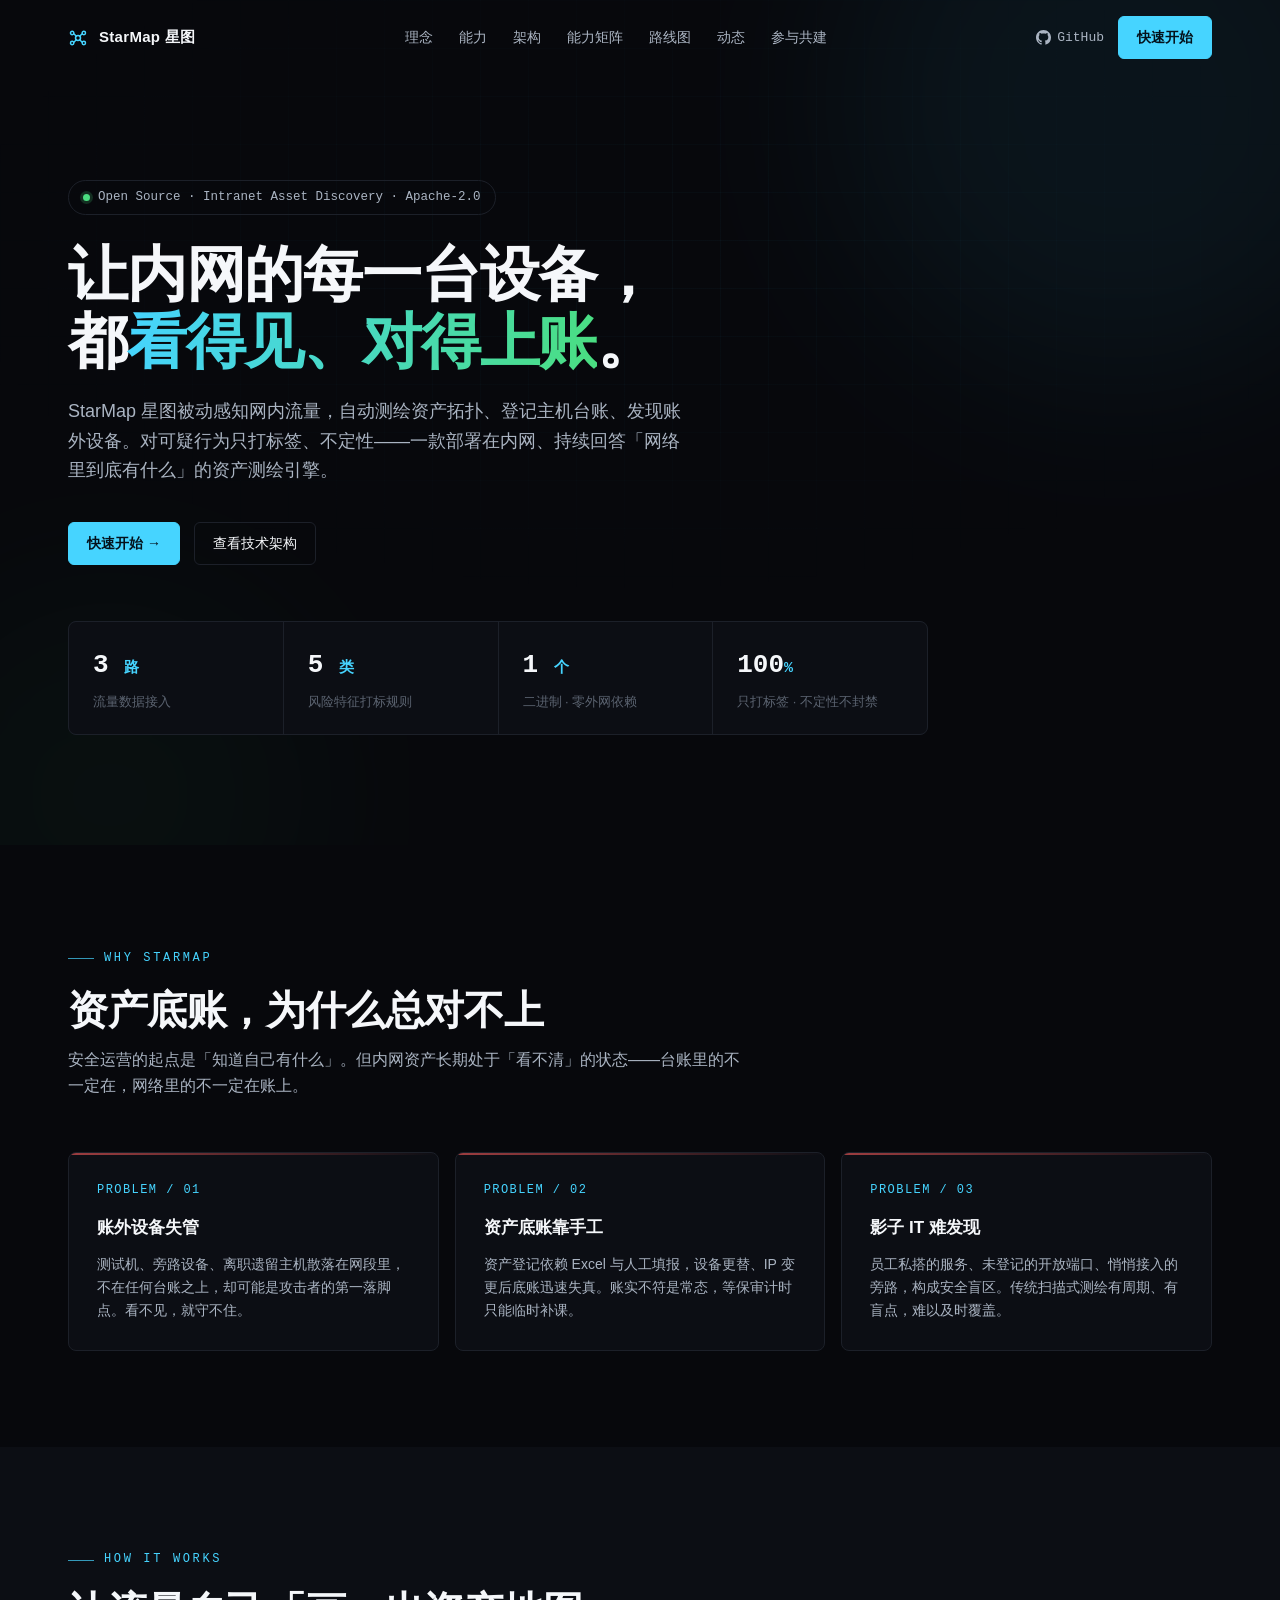
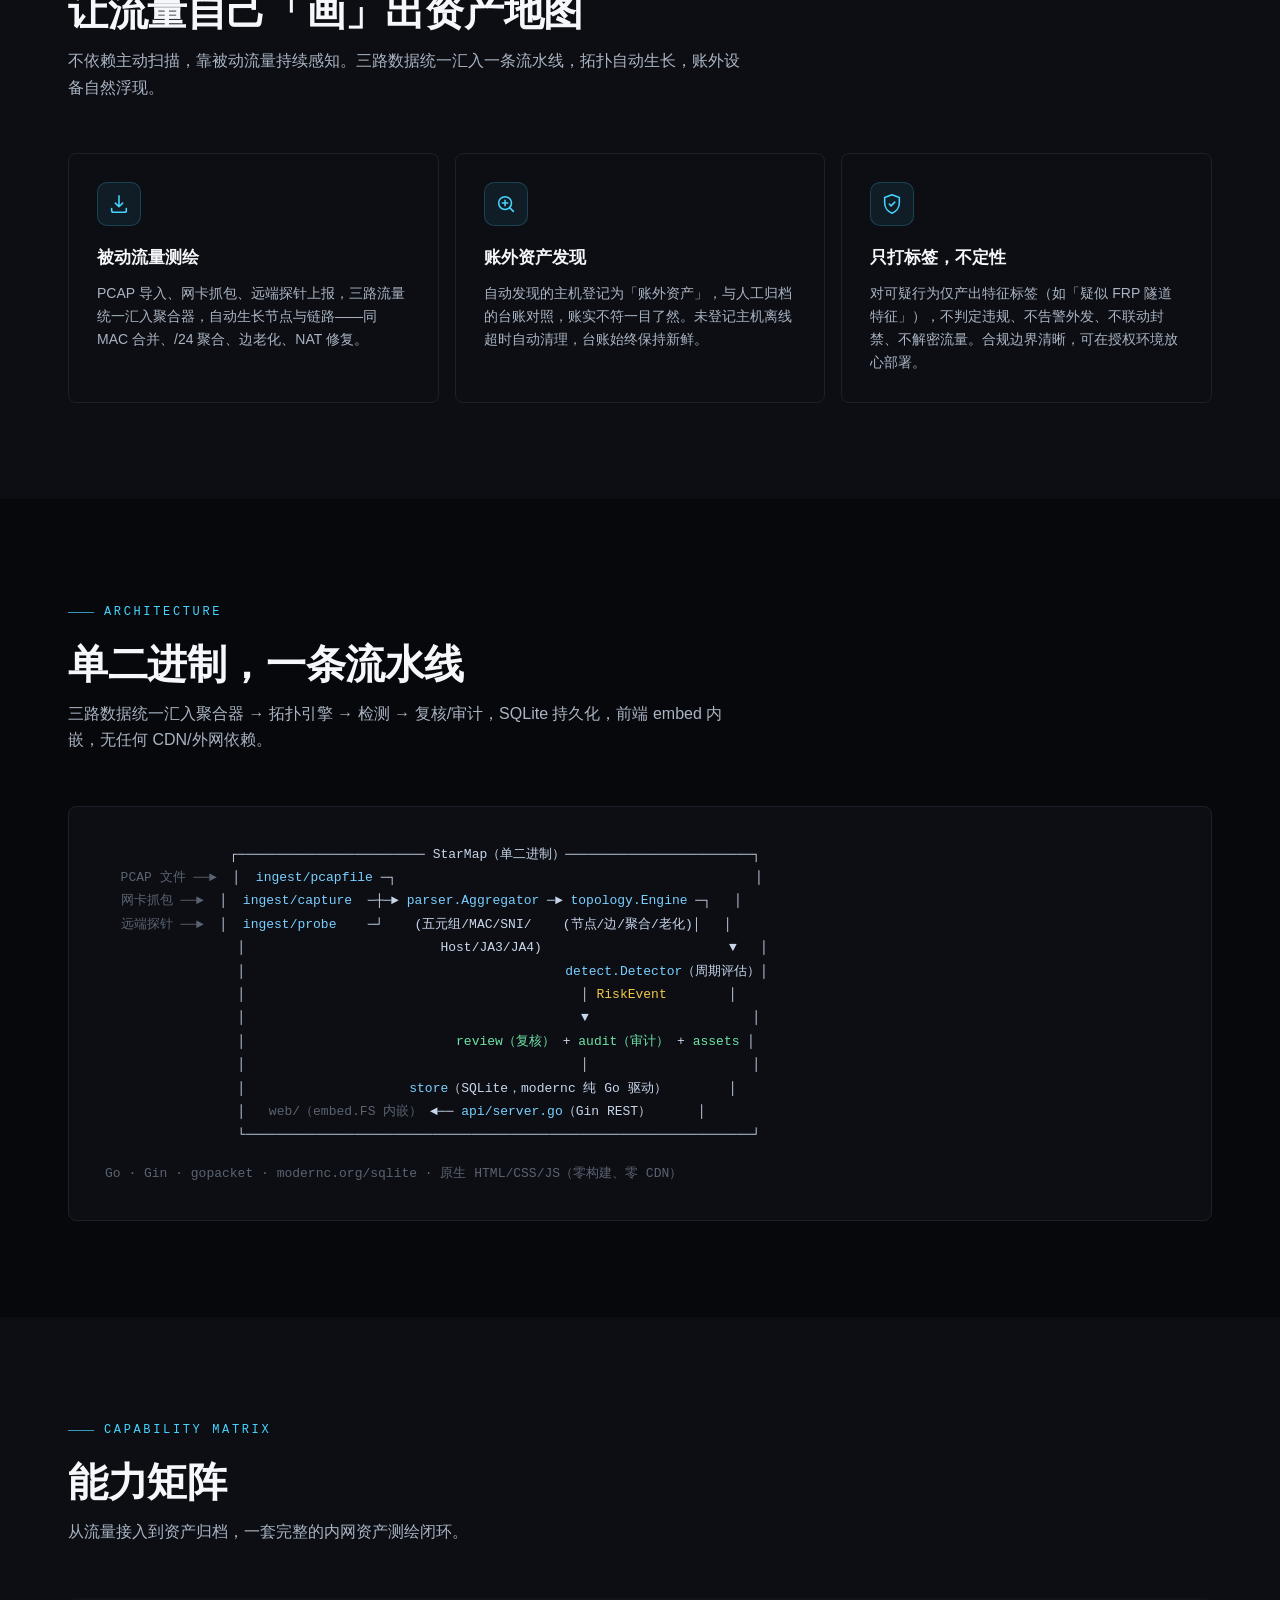
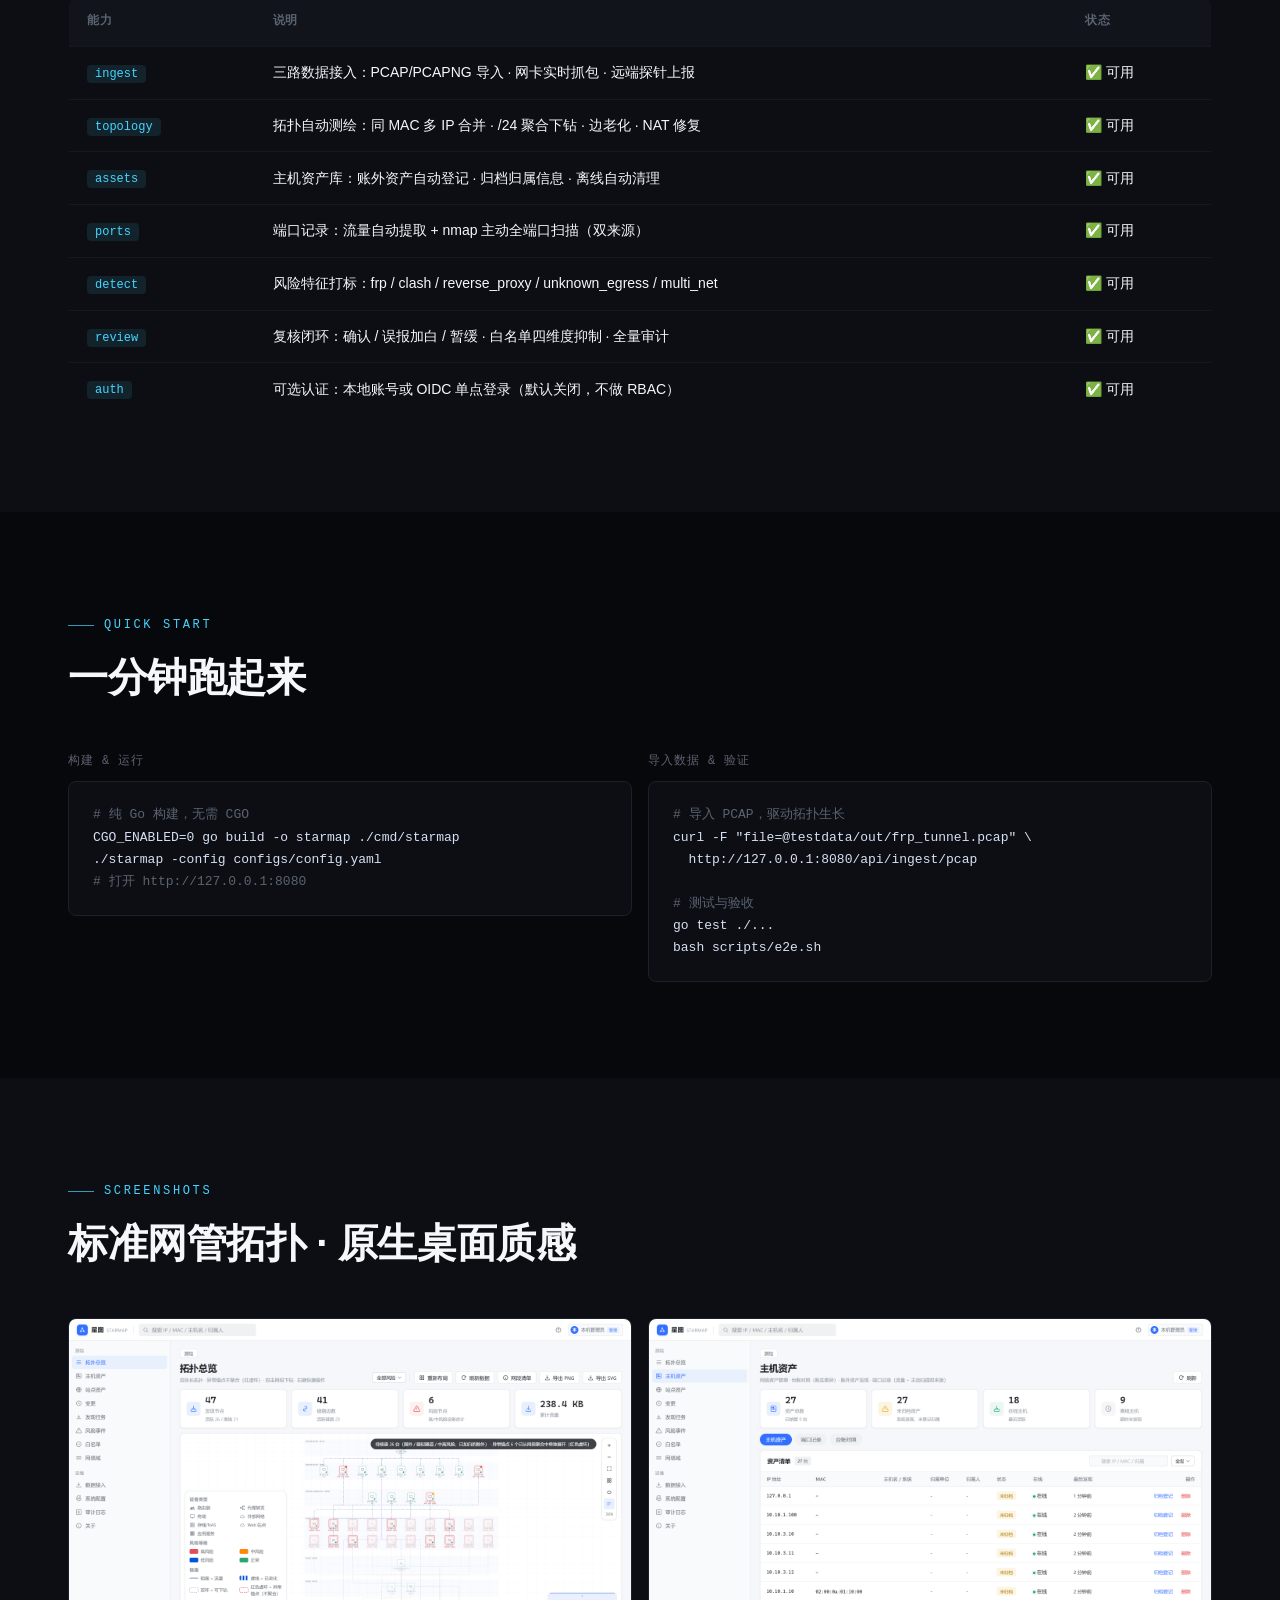
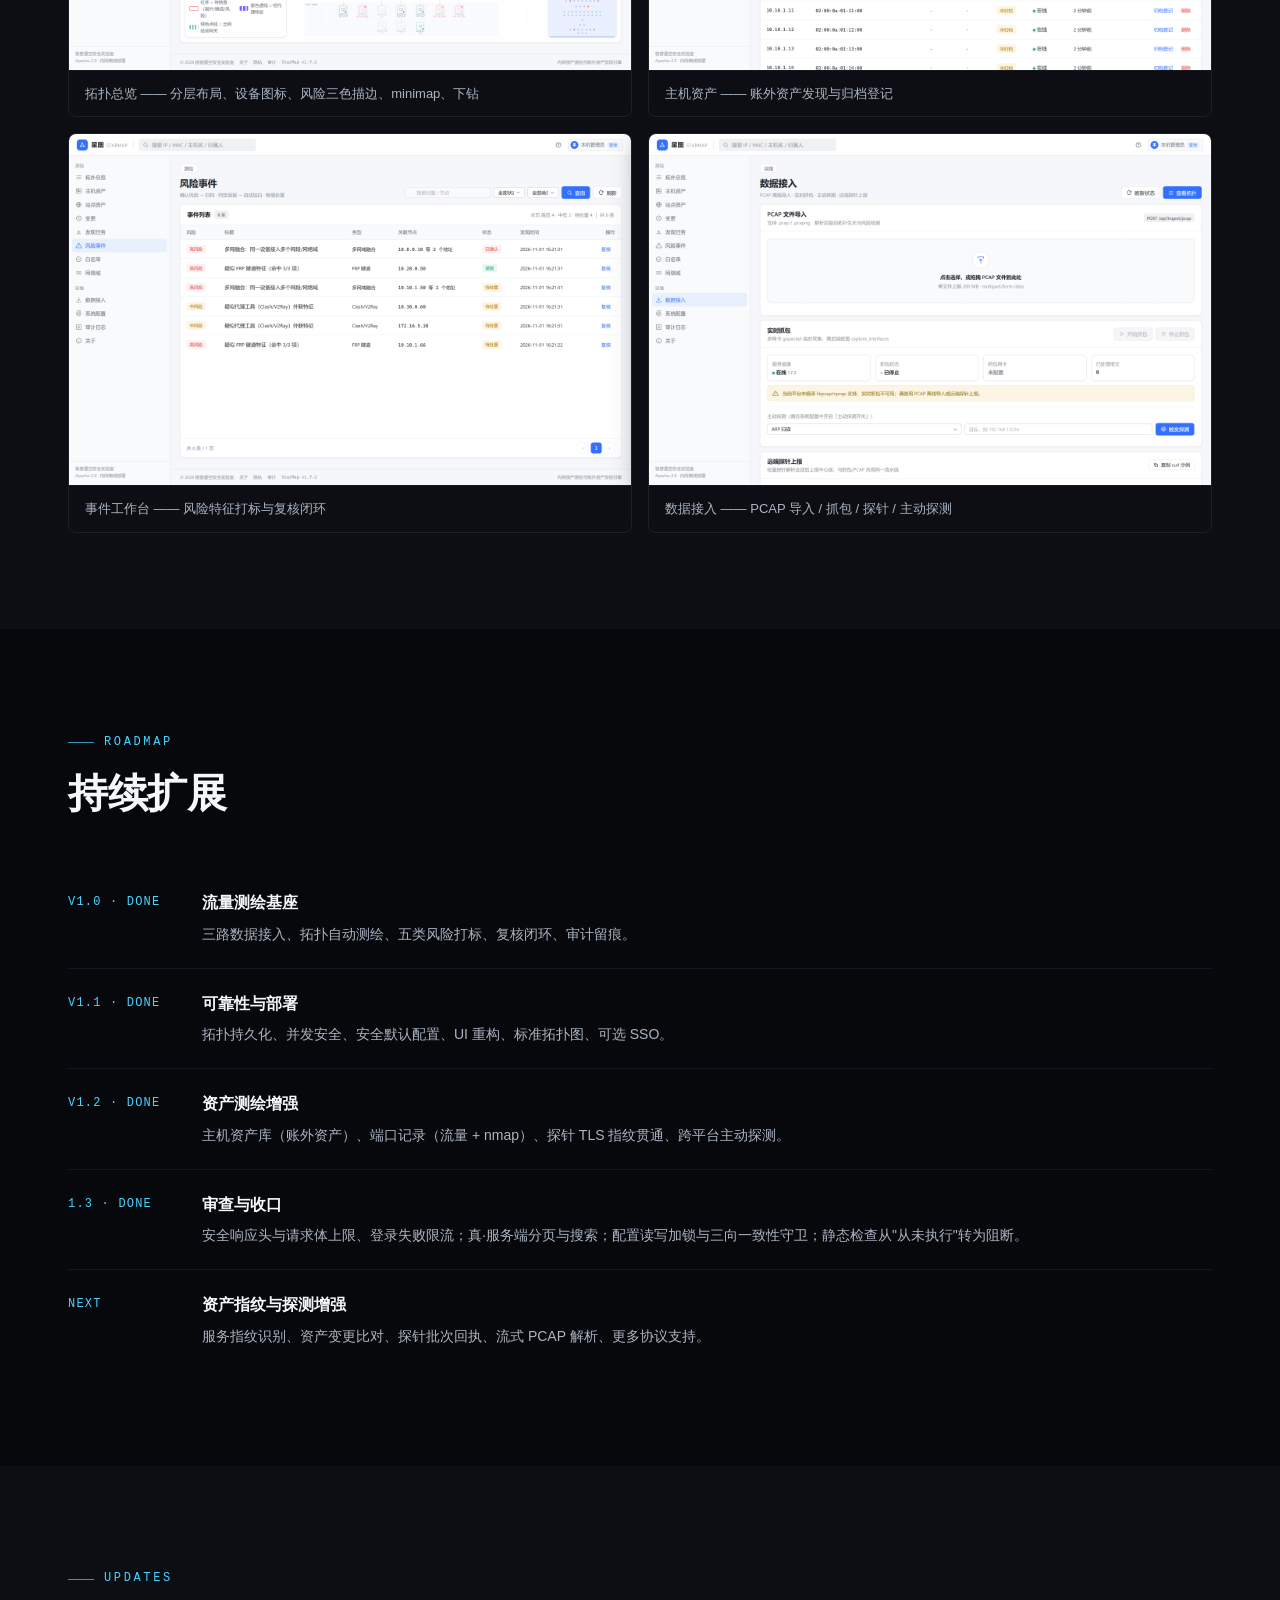
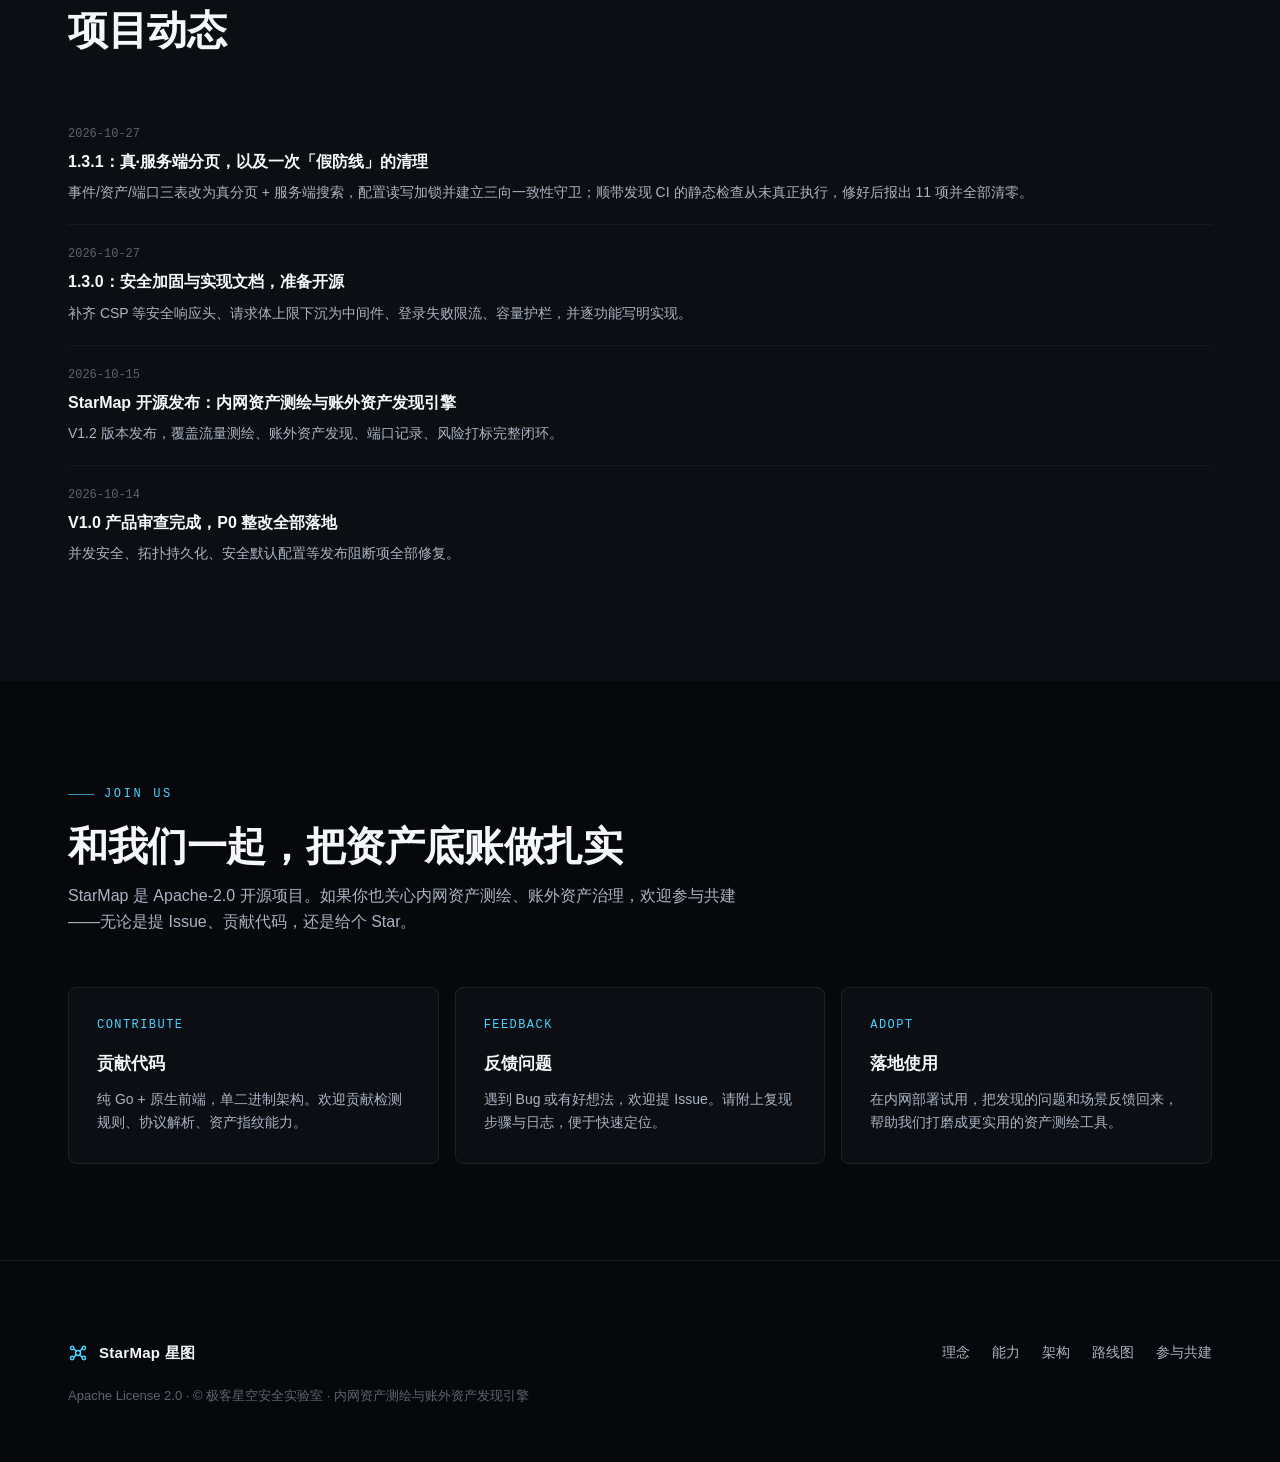
<file: website/index.html>
<!DOCTYPE html>
<!--
  注意：这份是**快照**，不是线上页面。
  实际发布的是 gh-pages 分支的 index.html（GitHub Pages 只从该分支构建），
  那份比这里更完整：截图 10 张（这里 4 张）、项目动态覆盖 1.0.0 起每个版本。
  改官网请直接改 gh-pages 分支；这里的更新只是尽量不同步落后太多。
-->
<html lang="zh-CN">
<head>
<meta charset="UTF-8">
<meta name="viewport" content="width=device-width, initial-scale=1.0">
<title>StarMap 星图 · 内网资产测绘与账外资产发现引擎</title>
<meta name="description" content="StarMap 星图 —— 被动感知网内流量，自动测绘资产拓扑、登记主机台账、发现账外设备。对可疑行为只打标签、不定性。单二进制、离线部署、Apache-2.0 开源。">
<meta property="og:title" content="StarMap 星图 · 内网资产测绘与账外资产发现引擎">
<meta property="og:description" content="让内网的每一台设备，都看得见、对得上账。">
<link rel="icon" href="data:image/svg+xml,%3Csvg xmlns='http://www.w3.org/2000/svg' viewBox='0 0 32 32'%3E%3Ccircle cx='16' cy='16' r='3' fill='none' stroke='%2346d4ff' stroke-width='2'/%3E%3Ccircle cx='6' cy='7' r='2' fill='none' stroke='%2346d4ff' stroke-width='1.6'/%3E%3Ccircle cx='26' cy='7' r='2' fill='none' stroke='%2346d4ff' stroke-width='1.6'/%3E%3Ccircle cx='6' cy='25' r='2' fill='none' stroke='%2346d4ff' stroke-width='1.6'/%3E%3Ccircle cx='26' cy='25' r='2' fill='none' stroke='%2346d4ff' stroke-width='1.6'/%3E%3Cpath d='M8 8l6 6M24 8l-6 6M8 24l6-6M24 24l-6-6' stroke='%2346d4ff' stroke-width='1.6'/%3E%3C/svg%3E">
<link rel="preconnect" href="https://miaoda.feishu.cn">
<link rel="stylesheet" href="https://miaoda.feishu.cn/fonts/css2?family=Noto+Sans+SC:wght@300;400;500;700;900&family=JetBrains+Mono:wght@400;500;600&display=swap">
<style>
/* ============================================================
   StarMap 设计令牌（深空墨蓝 + 星图青 + 琥珀告警）
   ============================================================ */
:root{
  --bg:#07080c;
  --bg-2:#0c0e14;
  --panel:#0c0e14;
  --panel-2:#11141b;
  --line:#1c2029;
  --line-soft:#141821;
  --ink:#f5f7fa;
  --ink-dim:#aab4c2;
  --ink-faint:#5b6370;
  --cyan:#46d4ff;        /* 主品牌色：星图青 */
  --teal:#4ade80;
  --amber:#f2c94c;
  --red:#ff5d5d;
  --radius:8px;
  --maxw:1200px;
  --mono:'JetBrains Mono',ui-monospace,SFMono-Regular,Menlo,Consolas,monospace;
  --sans:'Noto Sans SC',-apple-system,BlinkMacSystemFont,'Segoe UI','PingFang SC','Microsoft YaHei',sans-serif;
}
*{box-sizing:border-box;margin:0;padding:0}
html{scroll-behavior:smooth}
body{background:var(--bg);color:var(--ink);font-family:var(--sans);line-height:1.65;-webkit-font-smoothing:antialiased;overflow-x:hidden}
::selection{background:rgba(70,212,255,.25);color:#fff}
a{color:inherit;text-decoration:none}
.wrap{max-width:var(--maxw);margin:0 auto;padding:0 28px}
.mono{font-family:var(--mono)}
.eyebrow{font-family:var(--mono);font-size:12px;letter-spacing:.22em;text-transform:uppercase;color:var(--cyan);display:inline-flex;align-items:center;gap:10px}
.eyebrow::before{content:"";width:26px;height:1px;background:var(--cyan);opacity:.7}
h2.sec-title{font-size:clamp(26px,3.4vw,40px);font-weight:600;letter-spacing:-.01em;margin:18px 0 14px;line-height:1.15}
.sec-lead{color:var(--ink-dim);max-width:680px;font-size:16px}
section{position:relative;padding:96px 0}
.section-head{margin-bottom:52px}

/* ---------- 顶部导航 ---------- */
.nav{position:fixed;top:0;left:0;right:0;z-index:50;transition:background .3s,border-color .3s;border-bottom:1px solid transparent}
.nav.in{background:rgba(5,8,15,.78);backdrop-filter:blur(14px);border-bottom-color:var(--line-soft)}
.nav-inner{max-width:var(--maxw);margin:0 auto;padding:16px 28px;display:flex;align-items:center;justify-content:space-between}
.brand{display:flex;align-items:center;gap:11px;font-weight:700;font-size:15px;letter-spacing:.02em}
.brand svg{color:var(--cyan)}
.nav-links{display:flex;gap:26px;font-size:14px;color:var(--ink-dim)}
.nav-links a{transition:color .2s}
.nav-links a:hover{color:var(--ink)}
.nav-cta{display:flex;align-items:center;gap:14px}
.nav-cta .gh{font-family:var(--mono);font-size:13px;color:var(--ink-dim);display:flex;align-items:center;gap:6px;transition:color .2s}
.nav-cta .gh:hover{color:var(--ink)}
.btn{display:inline-flex;align-items:center;gap:8px;font-size:14px;font-weight:500;padding:9px 18px;border-radius:6px;border:1px solid var(--line);transition:all .2s;cursor:pointer}
.btn-primary{background:var(--cyan);color:#04121c;border-color:var(--cyan);font-weight:600}
.btn-primary:hover{background:#6fdcff}
.btn-ghost{border-color:var(--line);color:var(--ink)}
.btn-ghost:hover{border-color:var(--cyan);color:var(--cyan)}

/* ---------- Hero ---------- */
.hero{position:relative;padding:180px 0 110px;overflow:hidden}
.hero-bg{position:absolute;inset:0;pointer-events:none}
.hero-bg .glow{position:absolute;border-radius:50%;filter:blur(90px);opacity:.35}
.hero-bg .g1{width:560px;height:560px;background:rgba(70,212,255,.18);top:-180px;right:-120px}
.hero-bg .g2{width:420px;height:420px;background:rgba(74,222,128,.10);bottom:-160px;left:-100px}
.hero-grid{position:absolute;inset:0;background-image:linear-gradient(rgba(70,212,255,.035) 1px,transparent 1px),linear-gradient(90deg,rgba(70,212,255,.035) 1px,transparent 1px);background-size:48px 48px;mask-image:radial-gradient(ellipse 80% 60% at 50% 30%,#000 0%,transparent 70%)}
.hero .wrap{position:relative}
.hero-tag{display:inline-flex;align-items:center;gap:8px;font-family:var(--mono);font-size:12.5px;color:var(--ink-dim);border:1px solid var(--line);padding:6px 14px;border-radius:999px;margin-bottom:26px}
.hero-tag .dot{width:7px;height:7px;border-radius:50%;background:var(--teal);box-shadow:0 0 0 3px rgba(74,222,128,.18);animation:pulse 2s infinite}
@keyframes pulse{0%,100%{opacity:1}50%{opacity:.4}}
.hero h1{font-size:clamp(34px,5.4vw,60px);font-weight:900;letter-spacing:-.02em;line-height:1.12;margin-bottom:22px}
.hero h1 em{font-style:normal;background:linear-gradient(100deg,#46d4ff,#4ade80);-webkit-background-clip:text;background-clip:text;-webkit-text-fill-color:transparent}
.hero-sub{font-size:18px;color:var(--ink-dim);max-width:620px;margin-bottom:36px}
.hero-cta{display:flex;gap:14px;margin-bottom:56px;flex-wrap:wrap}
.hero-stats{display:grid;grid-template-columns:repeat(4,1fr);gap:1px;background:var(--line);border:1px solid var(--line);border-radius:var(--radius);overflow:hidden;max-width:860px}
.hero-stats .st{background:var(--panel);padding:22px 24px}
.hero-stats .k{font-family:var(--mono);font-size:26px;font-weight:600;color:var(--ink)}
.hero-stats .k span{font-size:15px;color:var(--cyan)}
.hero-stats .v{font-size:13px;color:var(--ink-faint);margin-top:4px}

/* ---------- 通用卡片 ---------- */
.grid{display:grid;gap:16px}
.grid-3{grid-template-columns:repeat(3,1fr)}
.grid-2{grid-template-columns:repeat(2,1fr)}
.panel{background:var(--panel);border:1px solid var(--line);border-radius:var(--radius);padding:28px}
.panel:hover{border-color:var(--line);}
.panel .idx{font-family:var(--mono);font-size:12px;color:var(--cyan);letter-spacing:.12em;margin-bottom:14px}
.panel h3{font-size:17px;font-weight:600;margin-bottom:10px}
.panel p{font-size:14px;color:var(--ink-dim)}

/* ---------- 痛点 ---------- */
.pain .panel{position:relative;overflow:hidden}
.pain .panel::after{content:"";position:absolute;top:0;left:0;right:0;height:2px;background:linear-gradient(90deg,var(--red),transparent);opacity:.6}
.pain h3{color:var(--ink)}
.pain p{color:var(--ink-dim)}

/* ---------- 概念/能力 ---------- */
.concept .panel .ic{width:44px;height:44px;border-radius:10px;display:grid;place-items:center;background:rgba(70,212,255,.08);border:1px solid rgba(70,212,255,.2);color:var(--cyan);margin-bottom:18px}

/* ---------- 架构 ---------- */
.arch-wrap{background:var(--panel);border:1px solid var(--line);border-radius:var(--radius);padding:36px;overflow:auto}
.arch{font-family:var(--mono);font-size:13px;line-height:1.8;color:#c9d6ea;white-space:pre}
.arch .hl{color:#7ad0ff}.arch .ok{color:#6fe3a5}.arch .dim{color:#5b6370}.arch .amb{color:var(--amber)}
.arch-caption{font-size:13px;color:var(--ink-faint);margin-top:16px;font-family:var(--mono)}

/* ---------- 能力矩阵 ---------- */
table.matrix{width:100%;border-collapse:collapse;font-size:14px;background:var(--panel);border:1px solid var(--line);border-radius:var(--radius);overflow:hidden}
.matrix th,.matrix td{text-align:left;padding:14px 18px;border-bottom:1px solid var(--line-soft)}
.matrix th{font-size:12px;color:var(--ink-faint);font-family:var(--mono);letter-spacing:.08em;background:var(--panel-2)}
.matrix tr:last-child td{border-bottom:none}
.matrix td .tag{font-family:var(--mono);font-size:12px;padding:2px 8px;border-radius:4px;background:rgba(70,212,255,.1);color:var(--cyan)}
.matrix td .lv{font-family:var(--mono);font-size:12px;font-weight:600}
.matrix td .lv.mid{color:var(--amber)}.matrix td .lv.high{color:var(--red)}

/* ---------- 截图 ---------- */
.shots{display:grid;grid-template-columns:repeat(2,1fr);gap:16px}
.shots figure{background:var(--panel);border:1px solid var(--line);border-radius:var(--radius);overflow:hidden}
.shots img{width:100%;display:block}
.shots figcaption{padding:12px 16px;font-size:13px;color:var(--ink-dim);border-top:1px solid var(--line-soft)}

/* ---------- 代码块 ---------- */
pre.code{background:var(--panel);border:1px solid var(--line);border-radius:var(--radius);padding:22px 24px;overflow:auto;font-family:var(--mono);font-size:13px;line-height:1.7;color:#d6e1f2}
pre.code .c{color:#5b6370}
.code-hd{font-family:var(--mono);font-size:12px;color:var(--ink-faint);letter-spacing:.08em;margin-bottom:10px}

/* ---------- 路线图 ---------- */
.road{display:flex;flex-direction:column;gap:0}
.road .item{display:grid;grid-template-columns:110px 1fr;gap:24px;padding:22px 0;border-bottom:1px solid var(--line-soft)}
.road .item:last-child{border-bottom:none}
.road .phase{font-family:var(--mono);font-size:12px;color:var(--cyan);letter-spacing:.1em;padding-top:3px}
.road .item h3{font-size:16px;font-weight:600;margin-bottom:6px}
.road .item p{font-size:14px;color:var(--ink-dim)}

/* ---------- 开源/动态/加入 ---------- */
.opensrc .panel{text-align:left}
.news .item{display:block;padding:20px 0;border-bottom:1px solid var(--line-soft)}
.news .item:last-child{border-bottom:none}
.news .date{font-family:var(--mono);font-size:12px;color:var(--ink-faint)}
.news .t{font-size:16px;font-weight:600;margin:4px 0 6px}
.news .t:hover{color:var(--cyan)}
.news .d{font-size:14px;color:var(--ink-dim)}

/* ---------- footer ---------- */
footer{position:relative;padding:80px 0 60px;border-top:1px solid var(--line-soft)}
footer .brand-row{display:flex;align-items:center;justify-content:space-between;gap:20px;flex-wrap:wrap}
footer .copy{font-size:13px;color:var(--ink-faint);margin-top:20px}
footer .links{display:flex;gap:22px;font-size:14px;color:var(--ink-dim)}
footer .links a:hover{color:var(--ink)}

@media(max-width:860px){
  .grid-3,.grid-2,.shots{grid-template-columns:1fr}
  .hero-stats{grid-template-columns:repeat(2,1fr)}
  .nav-links{display:none}
  .hero h1{font-size:34px}
  section{padding:64px 0}
  .road .item{grid-template-columns:1fr;gap:8px}
}
</style>
</head>
<body>

<nav class="nav" id="nav">
  <div class="nav-inner">
    <a class="brand" href="#">
      <svg viewBox="0 0 24 24" width="20" height="20" fill="none" stroke="currentColor" stroke-width="1.8" stroke-linecap="round" stroke-linejoin="round"><circle cx="12" cy="12" r="3"/><circle cx="5" cy="6" r="2"/><circle cx="19" cy="6" r="2"/><circle cx="5" cy="18" r="2"/><circle cx="19" cy="18" r="2"/><path d="M7 7l3 3M17 7l-3 3M7 17l3-3M17 17l-3-3"/></svg>
      StarMap 星图
    </a>
    <div class="nav-links">
      <a href="#why">理念</a>
      <a href="#how">能力</a>
      <a href="#architecture">架构</a>
      <a href="#matrix">能力矩阵</a>
      <a href="#roadmap">路线图</a>
      <a href="#news">动态</a>
      <a href="#join">参与共建</a>
    </div>
    <div class="nav-cta">
      <a class="gh" href="#">
        <svg viewBox="0 0 16 16" width="15" height="15" fill="currentColor"><path d="M8 0C3.58 0 0 3.58 0 8c0 3.54 2.29 6.53 5.47 7.59.4.07.55-.17.55-.38 0-.19-.01-.82-.01-1.49-2.01.37-2.53-.49-2.69-.94-.09-.23-.48-.94-.82-1.13-.28-.15-.68-.52-.01-.53.63-.01 1.08.58 1.23.82.72 1.21 1.87.87 2.33.66.07-.52.28-.87.51-1.07-1.78-.2-3.64-.89-3.64-3.95 0-.87.31-1.59.82-2.15-.08-.2-.36-1.02.08-2.12 0 0 .67-.21 2.2.82.64-.18 1.32-.27 2-.27s1.36.09 2 .27c1.53-1.04 2.2-.82 2.2-.82.44 1.1.16 1.92.08 2.12.51.56.82 1.27.82 2.15 0 3.07-1.87 3.75-3.65 3.95.29.25.54.73.54 1.48 0 1.07-.01 1.93-.01 2.2 0 .21.15.46.55.38A8.01 8.01 0 0 0 16 8c0-4.42-3.58-8-8-8z"/></svg>
        GitHub
      </a>
      <a class="btn btn-primary" href="#quickstart">快速开始</a>
    </div>
  </div>
</nav>

<header class="hero">
  <div class="hero-bg">
    <div class="glow g1"></div>
    <div class="glow g2"></div>
    <div class="hero-grid"></div>
  </div>
  <div class="wrap">
    <div class="hero-tag"><span class="dot"></span>Open Source · Intranet Asset Discovery · Apache-2.0</div>
    <h1>让内网的每一台设备，<br>都<em>看得见、对得上账</em>。</h1>
    <p class="hero-sub">StarMap 星图被动感知网内流量，自动测绘资产拓扑、登记主机台账、发现账外设备。对可疑行为只打标签、不定性——一款部署在内网、持续回答「网络里到底有什么」的资产测绘引擎。</p>
    <div class="hero-cta">
      <a class="btn btn-primary" href="#quickstart">快速开始 →</a>
      <a class="btn btn-ghost" href="#architecture">查看技术架构</a>
    </div>
    <div class="hero-stats">
      <div class="st"><div class="k">3 <span>路</span></div><div class="v">流量数据接入</div></div>
      <div class="st"><div class="k">5 <span>类</span></div><div class="v">风险特征打标规则</div></div>
      <div class="st"><div class="k">1 <span>个</span></div><div class="v">二进制 · 零外网依赖</div></div>
      <div class="st"><div class="k">100<span>%</span></div><div class="v">只打标签 · 不定性不封禁</div></div>
    </div>
  </div>
</header>

<section id="why">
  <div class="wrap">
    <div class="section-head">
      <span class="eyebrow">Why StarMap</span>
      <h2 class="sec-title">资产底账，为什么总对不上</h2>
      <p class="sec-lead">安全运营的起点是「知道自己有什么」。但内网资产长期处于「看不清」的状态——台账里的不一定在，网络里的不一定在账上。</p>
    </div>
    <div class="grid grid-3 pain">
      <div class="panel"><div class="idx">PROBLEM / 01</div><h3>账外设备失管</h3><p>测试机、旁路设备、离职遗留主机散落在网段里，不在任何台账之上，却可能是攻击者的第一落脚点。看不见，就守不住。</p></div>
      <div class="panel"><div class="idx">PROBLEM / 02</div><h3>资产底账靠手工</h3><p>资产登记依赖 Excel 与人工填报，设备更替、IP 变更后底账迅速失真。账实不符是常态，等保审计时只能临时补课。</p></div>
      <div class="panel"><div class="idx">PROBLEM / 03</div><h3>影子 IT 难发现</h3><p>员工私搭的服务、未登记的开放端口、悄悄接入的旁路，构成安全盲区。传统扫描式测绘有周期、有盲点，难以及时覆盖。</p></div>
    </div>
  </div>
</section>

<section id="how" style="background:var(--bg-2)">
  <div class="wrap">
    <div class="section-head">
      <span class="eyebrow">How it works</span>
      <h2 class="sec-title">让流量自己「画」出资产地图</h2>
      <p class="sec-lead">不依赖主动扫描，靠被动流量持续感知。三路数据统一汇入一条流水线，拓扑自动生长，账外设备自然浮现。</p>
    </div>
    <div class="grid grid-3 concept">
      <div class="panel"><div class="ic"><svg viewBox="0 0 24 24" width="22" height="22" fill="none" stroke="currentColor" stroke-width="1.7" stroke-linecap="round" stroke-linejoin="round"><path d="M12 3v12m0 0 4-4m-4 4-4-4M4 17v2a2 2 0 0 0 2 2h12a2 2 0 0 0 2-2v-2"/></svg></div><h3>被动流量测绘</h3><p>PCAP 导入、网卡抓包、远端探针上报，三路流量统一汇入聚合器，自动生长节点与链路——同 MAC 合并、/24 聚合、边老化、NAT 修复。</p></div>
      <div class="panel"><div class="ic"><svg viewBox="0 0 24 24" width="22" height="22" fill="none" stroke="currentColor" stroke-width="1.7" stroke-linecap="round" stroke-linejoin="round"><circle cx="11" cy="11" r="7"/><path d="m20 20-3.5-3.5"/><path d="M11 8v6M8 11h6"/></svg></div><h3>账外资产发现</h3><p>自动发现的主机登记为「账外资产」，与人工归档的台账对照，账实不符一目了然。未登记主机离线超时自动清理，台账始终保持新鲜。</p></div>
      <div class="panel"><div class="ic"><svg viewBox="0 0 24 24" width="22" height="22" fill="none" stroke="currentColor" stroke-width="1.7" stroke-linecap="round" stroke-linejoin="round"><path d="M12 2 4 5v6c0 5 3.4 9.4 8 11 4.6-1.6 8-6 8-11V5l-8-3z"/><path d="m9 12 2 2 4-4"/></svg></div><h3>只打标签，不定性</h3><p>对可疑行为仅产出特征标签（如「疑似 FRP 隧道特征」），不判定违规、不告警外发、不联动封禁、不解密流量。合规边界清晰，可在授权环境放心部署。</p></div>
    </div>
  </div>
</section>

<section id="architecture">
  <div class="wrap">
    <div class="section-head">
      <span class="eyebrow">Architecture</span>
      <h2 class="sec-title">单二进制，一条流水线</h2>
      <p class="sec-lead">三路数据统一汇入聚合器 → 拓扑引擎 → 检测 → 复核/审计，SQLite 持久化，前端 embed 内嵌，无任何 CDN/外网依赖。</p>
    </div>
    <div class="arch-wrap">
      <div class="arch">                ┌──────────────────────── StarMap（单二进制）────────────────────────┐
  <span class="dim">PCAP 文件 ──►</span>  │  <span class="hl">ingest/pcapfile</span> ─┐                                              │
  <span class="dim">网卡抓包 ──►</span>  │  <span class="hl">ingest/capture</span>  ─┼─► <span class="hl">parser.Aggregator</span> ─► <span class="hl">topology.Engine</span> ─┐   │
  <span class="dim">远端探针 ──►</span>  │  <span class="hl">ingest/probe</span>    ─┘    (五元组/MAC/SNI/    (节点/边/聚合/老化)│   │
                 │                         Host/JA3/JA4)                        ▼   │
                 │                                         <span class="hl">detect.Detector</span>（周期评估）│
                 │                                           │ <span class="amb">RiskEvent</span>        │
                 │                                           ▼                     │
                 │                           <span class="ok">review（复核）</span> + <span class="ok">audit（审计）</span> + <span class="ok">assets</span> │
                 │                                           │                     │
                 │                     <span class="hl">store</span>（SQLite，modernc 纯 Go 驱动）        │
                 │   <span class="dim">web/（embed.FS 内嵌）</span> ◄── <span class="hl">api/server.go</span>（Gin REST）      │
                 └─────────────────────────────────────────────────────────────────┘</div>
      <div class="arch-caption">Go · Gin · gopacket · modernc.org/sqlite · 原生 HTML/CSS/JS（零构建、零 CDN）</div>
    </div>
  </div>
</section>

<section id="matrix" style="background:var(--bg-2)">
  <div class="wrap">
    <div class="section-head">
      <span class="eyebrow">Capability Matrix</span>
      <h2 class="sec-title">能力矩阵</h2>
      <p class="sec-lead">从流量接入到资产归档，一套完整的内网资产测绘闭环。</p>
    </div>
    <table class="matrix">
      <tr><th>能力</th><th>说明</th><th>状态</th></tr>
      <tr><td><span class="tag">ingest</span></td><td>三路数据接入：PCAP/PCAPNG 导入 · 网卡实时抓包 · 远端探针上报</td><td>✅ 可用</td></tr>
      <tr><td><span class="tag">topology</span></td><td>拓扑自动测绘：同 MAC 多 IP 合并 · /24 聚合下钻 · 边老化 · NAT 修复</td><td>✅ 可用</td></tr>
      <tr><td><span class="tag">assets</span></td><td>主机资产库：账外资产自动登记 · 归档归属信息 · 离线自动清理</td><td>✅ 可用</td></tr>
      <tr><td><span class="tag">ports</span></td><td>端口记录：流量自动提取 + nmap 主动全端口扫描（双来源）</td><td>✅ 可用</td></tr>
      <tr><td><span class="tag">detect</span></td><td>风险特征打标：frp / clash / reverse_proxy / unknown_egress / multi_net</td><td>✅ 可用</td></tr>
      <tr><td><span class="tag">review</span></td><td>复核闭环：确认 / 误报加白 / 暂缓 · 白名单四维度抑制 · 全量审计</td><td>✅ 可用</td></tr>
      <tr><td><span class="tag">auth</span></td><td>可选认证：本地账号或 OIDC 单点登录（默认关闭，不做 RBAC）</td><td>✅ 可用</td></tr>
    </table>
  </div>
</section>

<section id="quickstart">
  <div class="wrap">
    <div class="section-head">
      <span class="eyebrow">Quick Start</span>
      <h2 class="sec-title">一分钟跑起来</h2>
    </div>
    <div class="grid grid-2">
      <div>
        <div class="code-hd">构建 & 运行</div>
        <pre class="code"><span class="c"># 纯 Go 构建，无需 CGO</span>
CGO_ENABLED=0 go build -o starmap ./cmd/starmap
./starmap -config configs/config.yaml
<span class="c"># 打开 http://127.0.0.1:8080</span></pre>
      </div>
      <div>
        <div class="code-hd">导入数据 & 验证</div>
        <pre class="code"><span class="c"># 导入 PCAP，驱动拓扑生长</span>
curl -F "file=@testdata/out/frp_tunnel.pcap" \
  http://127.0.0.1:8080/api/ingest/pcap

<span class="c"># 测试与验收</span>
go test ./...
bash scripts/e2e.sh</pre>
      </div>
    </div>
  </div>
</section>

<section id="screenshots" style="background:var(--bg-2)">
  <div class="wrap">
    <div class="section-head">
      <span class="eyebrow">Screenshots</span>
      <h2 class="sec-title">标准网管拓扑 · 原生桌面质感</h2>
    </div>
    <div class="shots">
      <figure><img src="../docs/screenshots/topology.png" alt="拓扑总览"><figcaption>拓扑总览 —— 分层布局、设备图标、风险三色描边、minimap、下钻</figcaption></figure>
      <figure><img src="../docs/screenshots/assets.png" alt="主机资产"><figcaption>主机资产 —— 账外资产发现与归档登记</figcaption></figure>
      <figure><img src="../docs/screenshots/events.png" alt="事件工作台"><figcaption>事件工作台 —— 风险特征打标与复核闭环</figcaption></figure>
      <figure><img src="../docs/screenshots/ingest.png" alt="数据接入"><figcaption>数据接入 —— PCAP 导入 / 抓包 / 探针 / 主动探测</figcaption></figure>
    </div>
  </div>
</section>

<section id="roadmap">
  <div class="wrap">
    <div class="section-head">
      <span class="eyebrow">Roadmap</span>
      <h2 class="sec-title">持续扩展</h2>
    </div>
    <div class="road">
      <div class="item"><div class="phase">V1.0 · DONE</div><div><h3>流量测绘基座</h3><p>三路数据接入、拓扑自动测绘、五类风险打标、复核闭环、审计留痕。</p></div></div>
      <div class="item"><div class="phase">V1.1 · DONE</div><div><h3>可靠性与部署</h3><p>拓扑持久化、并发安全、安全默认配置、UI 重构、标准拓扑图、可选 SSO。</p></div></div>
      <div class="item"><div class="phase">V1.2 · DONE</div><div><h3>资产测绘增强</h3><p>主机资产库（账外资产）、端口记录（流量 + nmap）、探针 TLS 指纹贯通、跨平台主动探测。</p></div></div>
      <div class="item"><div class="phase">1.3 · DONE</div><div><h3>审查与收口</h3><p>安全响应头与请求体上限、登录失败限流；真·服务端分页与搜索；配置读写加锁与三向一致性守卫；静态检查从"从未执行"转为阻断。</p></div></div>
      <div class="item"><div class="phase">NEXT</div><div><h3>资产指纹与探测增强</h3><p>服务指纹识别、资产变更比对、探针批次回执、流式 PCAP 解析、更多协议支持。</p></div></div>
    </div>
  </div>
</section>

<section id="news" style="background:var(--bg-2)">
  <div class="wrap">
    <div class="section-head">
      <span class="eyebrow">Updates</span>
      <h2 class="sec-title">项目动态</h2>
    </div>
    <div class="news">
      <a class="item" href="https://github.com/kinghtxg/starmap/releases/tag/v1.3.1"><div class="date">2026-10-27</div><div class="t">1.3.1：真·服务端分页，以及一次「假防线」的清理</div><div class="d">事件/资产/端口三表改为真分页 + 服务端搜索，配置读写加锁并建立三向一致性守卫；顺带发现 CI 的静态检查从未真正执行，修好后报出 11 项并全部清零。</div></a>
      <a class="item" href="https://github.com/kinghtxg/starmap/releases/tag/v1.3.0"><div class="date">2026-10-27</div><div class="t">1.3.0：安全加固与实现文档，准备开源</div><div class="d">补齐 CSP 等安全响应头、请求体上限下沉为中间件、登录失败限流、容量护栏，并逐功能写明实现。</div></a>
      <a class="item" href="#"><div class="date">2026-10-15</div><div class="t">StarMap 开源发布：内网资产测绘与账外资产发现引擎</div><div class="d">V1.2 版本发布，覆盖流量测绘、账外资产发现、端口记录、风险打标完整闭环。</div></a>
      <a class="item" href="#"><div class="date">2026-10-14</div><div class="t">V1.0 产品审查完成，P0 整改全部落地</div><div class="d">并发安全、拓扑持久化、安全默认配置等发布阻断项全部修复。</div></a>
    </div>
  </div>
</section>

<section id="join">
  <div class="wrap">
    <div class="section-head">
      <span class="eyebrow">Join Us</span>
      <h2 class="sec-title">和我们一起，把资产底账做扎实</h2>
      <p class="sec-lead">StarMap 是 Apache-2.0 开源项目。如果你也关心内网资产测绘、账外资产治理，欢迎参与共建——无论是提 Issue、贡献代码，还是给个 Star。</p>
    </div>
    <div class="grid grid-3">
      <div class="panel"><div class="idx">CONTRIBUTE</div><h3>贡献代码</h3><p>纯 Go + 原生前端，单二进制架构。欢迎贡献检测规则、协议解析、资产指纹能力。</p></div>
      <div class="panel"><div class="idx">FEEDBACK</div><h3>反馈问题</h3><p>遇到 Bug 或有好想法，欢迎提 Issue。请附上复现步骤与日志，便于快速定位。</p></div>
      <div class="panel"><div class="idx">ADOPT</div><h3>落地使用</h3><p>在内网部署试用，把发现的问题和场景反馈回来，帮助我们打磨成更实用的资产测绘工具。</p></div>
    </div>
  </div>
</section>

<footer>
  <div class="wrap">
    <div class="brand-row">
      <a class="brand" href="#">
        <svg viewBox="0 0 24 24" width="20" height="20" fill="none" stroke="#46d4ff" stroke-width="1.8" stroke-linecap="round" stroke-linejoin="round"><circle cx="12" cy="12" r="3"/><circle cx="5" cy="6" r="2"/><circle cx="19" cy="6" r="2"/><circle cx="5" cy="18" r="2"/><circle cx="19" cy="18" r="2"/><path d="M7 7l3 3M17 7l-3 3M7 17l3-3M17 17l-3-3"/></svg>
        StarMap 星图
      </a>
      <div class="links">
        <a href="#why">理念</a>
        <a href="#how">能力</a>
        <a href="#architecture">架构</a>
        <a href="#roadmap">路线图</a>
        <a href="#join">参与共建</a>
      </div>
    </div>
    <div class="copy">Apache License 2.0 · © 极客星空安全实验室 · 内网资产测绘与账外资产发现引擎</div>
  </div>
</footer>

<script>
// 顶部导航滚动背景
var nav = document.getElementById('nav');
var onScroll = function () { nav.classList.toggle('in', window.scrollY > 30); };
window.addEventListener('scroll', onScroll);
onScroll();
</script>
</body>
</html>
</file>
